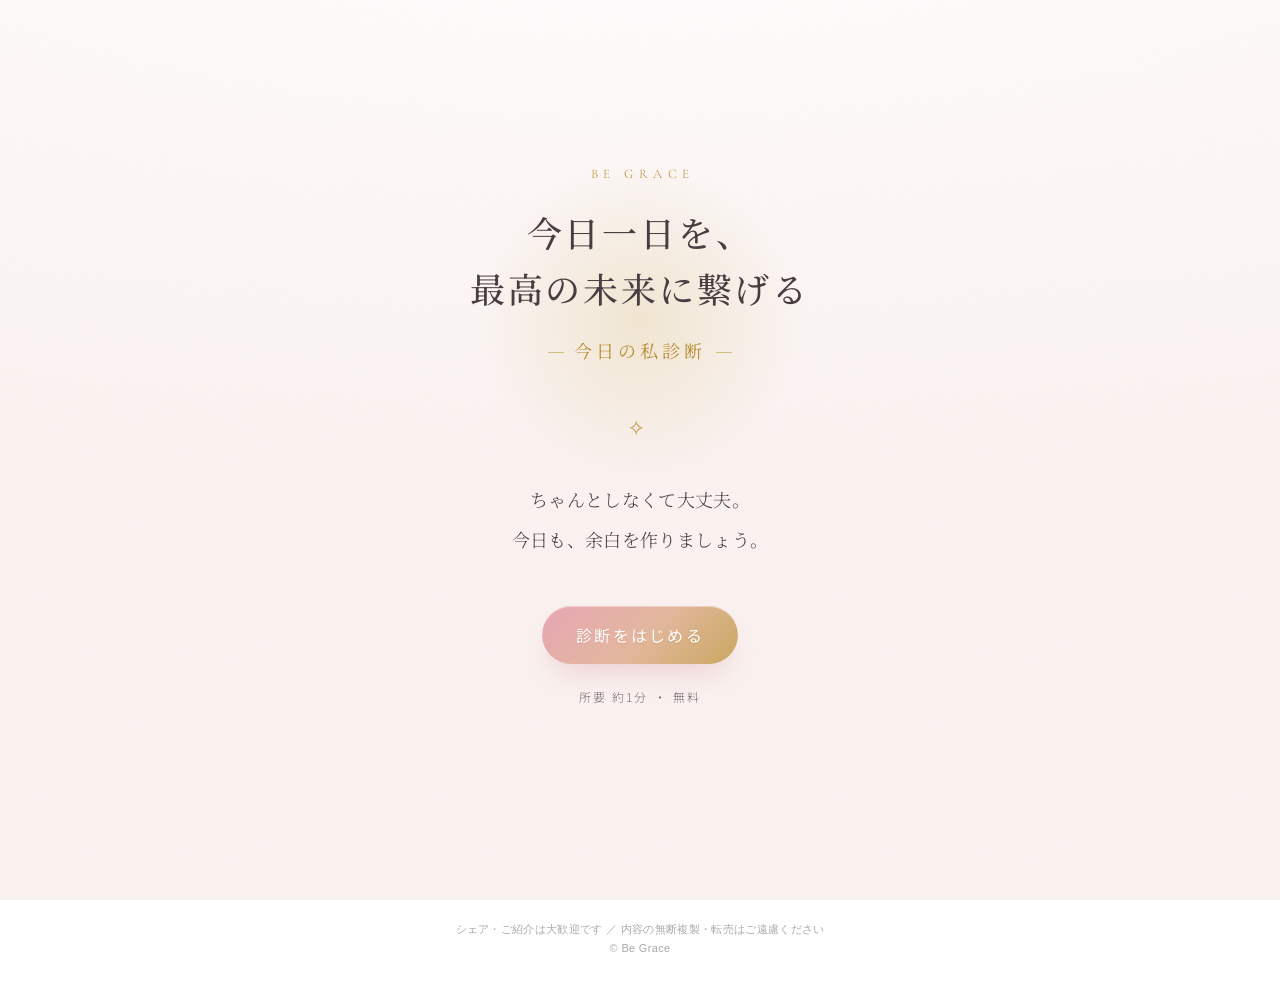
<file: index.html>
<!DOCTYPE html>
<html lang="ja">
  <head>
    <meta charset="UTF-8" />
    <meta name="viewport" content="width=device-width, initial-scale=1.0, viewport-fit=cover" />
    <meta name="theme-color" content="#F7F2EC" />
    <title>Be Grace ─ 今日の私診断</title>

    <!-- ホーム画面用アイコン設定（manifestのstart_url上書きを避け、追加時のURL=モードを保持） -->
    <link rel="icon" href="icon-192.png" />
    <link rel="apple-touch-icon" href="apple-touch-icon.png" />
    <meta name="apple-mobile-web-app-capable" content="yes" />
    <meta name="mobile-web-app-capable" content="yes" />
    <meta name="apple-mobile-web-app-status-bar-style" content="default" />
    <meta name="apple-mobile-web-app-title" content="私診断" />
    <meta
      name="description"
      content="今日一日を最高の未来に繋げる。Be Grace の無料の玄関、今日の私診断。"
    />

    <!-- 共有時（LINE / Instagram など）のプレビュー表示 -->
    <meta property="og:type" content="website" />
    <meta property="og:title" content="今日の私診断 ─ Be Grace" />
    <meta
      property="og:description"
      content="今日一日を、最高の未来に繋げる。1分でできる、今日のあなたの状態診断。"
    />
    <meta property="og:locale" content="ja_JP" />
    <meta name="twitter:card" content="summary_large_image" />
    <!-- ▼公開後、画像URL（絶対パス）を入れると、共有時に画像が出ます
         <meta property="og:image" content="https://あなたのURL/ogp.png" /> -->

    <!-- タブ・ブックマークのアイコン（ゴールドのリング） -->
    <link
      rel="icon"
      href="data:image/svg+xml,%3Csvg%20xmlns='http://www.w3.org/2000/svg'%20viewBox='0%200%2032%2032'%3E%3Ccircle%20cx='16'%20cy='16'%20r='9'%20fill='none'%20stroke='%23bd9c5e'%20stroke-width='2'/%3E%3C/svg%3E"
    />

    <link rel="preconnect" href="https://fonts.googleapis.com" />
    <link rel="preconnect" href="https://fonts.gstatic.com" crossorigin />
    <link
      href="https://fonts.googleapis.com/css2?family=Noto+Sans+JP:wght@300;400;500&family=Noto+Serif+JP:wght@300;400;500;600&family=Cormorant+Garamond:ital,wght@0,400;0,500;1,400&display=swap"
      rel="stylesheet"
    />
    <link rel="stylesheet" href="styles.css" />
  </head>
  <body>
    <main class="stage" id="stage">
      <!-- ▼ 玄関（ウェルカム） -->
      <section class="screen screen--welcome is-active" data-screen="welcome">
        <div class="welcome-inner">
          <p class="eyebrow">Be Grace</p>
          <h1 class="hero-title">今日一日を、<br />最高の未来に繋げる</h1>
          <p class="hero-sub">今日の私診断</p>
          <div class="hero-ornament" aria-hidden="true">⟡</div>
          <p class="hero-lead">
            ちゃんとしなくて大丈夫。<br />
            今日も、余白を作りましょう。
          </p>
          <button class="btn btn--primary" data-action="start">診断をはじめる</button>
          <p class="hero-note">所要 約1分 ・ 無料</p>
        </div>
      </section>

      <!-- ▼ 質問ステップ -->
      <section class="screen screen--quiz" data-screen="quiz">
        <header class="quiz-head">
          <button class="back" data-action="back" aria-label="ひとつ前へ">‹</button>
          <div class="progress" aria-hidden="true">
            <span class="dot" data-step="0"></span>
            <span class="dot" data-step="1"></span>
          </div>
          <span class="quiz-head__spacer"></span>
        </header>

        <!-- Step 1: 生年月日 -->
        <div class="step is-active" data-step="0">
          <p class="step-no">01</p>
          <h2 class="step-title">生まれた日を、教えてください<span class="optional-tag">任意</span></h2>
          <p class="step-hint">
            生まれた日を選ぶと「生まれ持ったあなたのリズム（あなたの本質）」も届きます。<br />
            入れずに進んでも、診断はできます。
          </p>
          <div class="field-birth">
            <select class="field-select" id="birthYear" aria-label="生まれた年"></select>
            <select class="field-select" id="birthMonth" aria-label="生まれた月"></select>
            <select class="field-select" id="birthDay" aria-label="生まれた日"></select>
          </div>
          <div class="birth-preview" id="birthPreview" hidden>
            <span class="rhythm-label">Your Nature ─ 生まれ持ったあなたのリズム</span>
            <p class="rhythm-name"></p>
            <p class="rhythm-reading"></p>
            <p class="birth-preview__caption">↑ これが、あなたの生まれ持った性質です。</p>
          </div>
          <button class="btn btn--primary" data-action="next" data-from="0">つぎへ</button>
        </div>

        <!-- Step 2: 気持ち・体調 3つ -->
        <div class="step" data-step="1">
          <p class="step-no">02</p>
          <h2 class="step-title">いまの気持ち・体調は？</h2>
          <p class="step-hint">近いものを <b>3つ</b> 選んでください。</p>
          <div
            class="choices choices--feelings"
            id="feelings"
            role="group"
            aria-label="気持ち・体調を3つ選ぶ"
          ><!-- JSで生成 --></div>
          <p class="select-count" id="selectCount">0 / 3</p>
          <button class="btn btn--primary" data-action="next" data-from="1" disabled>
            診断する
          </button>
        </div>
      </section>

      <!-- ▼ 診断中 -->
      <section class="screen screen--loading" data-screen="loading">
        <div class="loader" aria-hidden="true"><span></span><span></span><span></span></div>
        <p class="loading-text">今日のあなたを、感じています…</p>
      </section>

      <!-- ▼ 使い切ったとき（1回／14日モード）の案内 -->
      <section class="screen screen--welcome" data-screen="locked">
        <div class="welcome-inner">
          <p class="eyebrow">Be Grace</p>
          <div class="hero-ornament" aria-hidden="true">⟡</div>
          <p class="hero-lead" id="lockedLead"></p>
          <a class="btn btn--primary" id="lockedCta" href="#" target="_blank" rel="noopener"></a>
        </div>
      </section>

      <!-- ▼ 結果 -->
      <section class="screen screen--result" data-screen="result">
        <div class="result-inner" id="resultInner"><!-- JSで生成 --></div>
      </section>
    </main>

    <script src="config.js"></script>
    <script src="data.js"></script>
    <script src="app.js"></script>
  <div class="bg-copyright" style="text-align:center;font-size:11px;color:#9a9a9a;opacity:.85;padding:20px 12px 24px;line-height:1.7;font-family:-apple-system,sans-serif;">シェア・ご紹介は大歓迎です ／ 内容の無断複製・転売はご遠慮ください<br>© Be Grace</div>
</body>
</html>
</file>
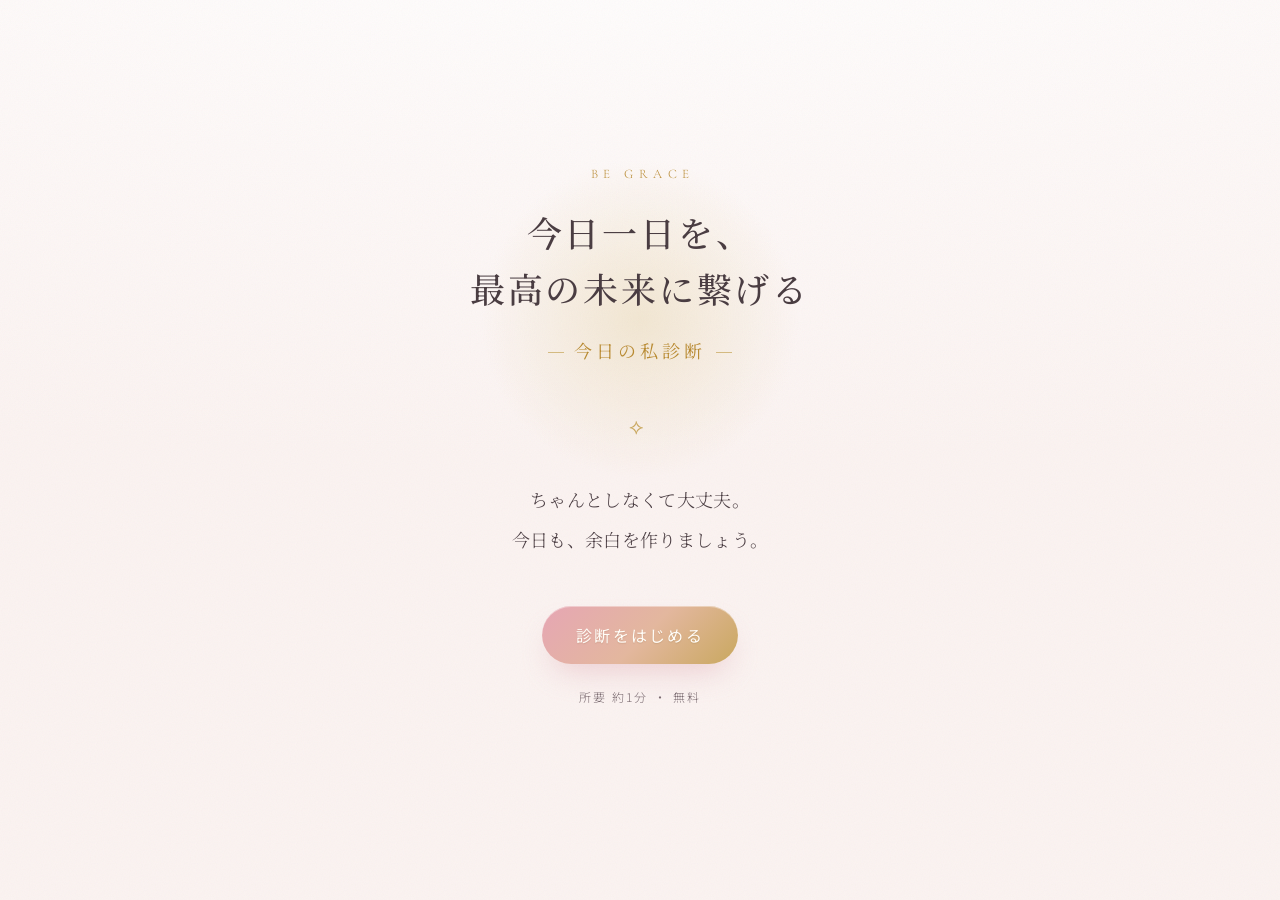
<file: shindan.html>
<!DOCTYPE html>
<html lang="ja">
  <head>
    <meta charset="UTF-8" />
    <meta name="viewport" content="width=device-width, initial-scale=1.0, viewport-fit=cover" />
    <meta name="theme-color" content="#FFF5F4" />
    <title>Be Grace ─ 今日の私診断</title>
    <meta
      name="description"
      content="今日一日を最高の未来に繋げる。Be Grace の無料の玄関、今日の私診断。"
    />

    <!-- 共有時（LINE / Instagram など）のプレビュー表示 -->
    <meta property="og:type" content="website" />
    <meta property="og:title" content="今日の私診断 ─ Be Grace" />
    <meta
      property="og:description"
      content="今日一日を、最高の未来に繋げる。1分でできる、今日のあなたの状態診断。"
    />
    <meta property="og:locale" content="ja_JP" />
    <meta name="twitter:card" content="summary_large_image" />
    <!-- ▼公開後、画像URL（絶対パス）を入れると、共有時に画像が出ます
         <meta property="og:image" content="https://あなたのURL/ogp.png" /> -->

    <!-- タブ・ブックマークのアイコン（ゴールドのリング） -->
    <link
      rel="icon"
      href="data:image/svg+xml,%3Csvg%20xmlns='http://www.w3.org/2000/svg'%20viewBox='0%200%2032%2032'%3E%3Ccircle%20cx='16'%20cy='16'%20r='9'%20fill='none'%20stroke='%23bd9c5e'%20stroke-width='2'/%3E%3C/svg%3E"
    />

    <link rel="preconnect" href="https://fonts.googleapis.com" />
    <link rel="preconnect" href="https://fonts.gstatic.com" crossorigin />
    <link
      href="https://fonts.googleapis.com/css2?family=Noto+Sans+JP:wght@300;400;500&family=Noto+Serif+JP:wght@300;400;500;600&family=Cormorant+Garamond:ital,wght@0,400;0,500;1,400&display=swap"
      rel="stylesheet"
    />
    <style>
/* ============================================================
   Be Grace ─ 今日の私診断
   リュクス・女性向け・余白を大切にしたトーン
   ============================================================ */

:root {
  --cream: #fdf8f7;
  --cream-deep: #fbf3f1;
  --ivory: #ffffff;
  --ink: #4a3d42;
  --ink-soft: #7a6a70;
  --gold: #c9a85f;
  --gold-deep: #b88a32;
  --gold-light: #f4e3b6;
  --rose: #e6a6b4;
  --rose-soft: #f6d2da;
  --rosegold: #e3b79e;
  --line: #f0dcd4;
  --radius: 26px;
  --ease: cubic-bezier(0.22, 0.61, 0.36, 1);
  --shadow: 0 30px 60px -24px rgba(205, 165, 170, 0.30);
  --shadow-card: 0 26px 54px -24px rgba(205, 165, 170, 0.32), 0 4px 14px -8px rgba(205, 165, 170, 0.18);
  --shadow-soft: 0 16px 38px -22px rgba(205, 165, 170, 0.26);
  --shadow-btn: 0 16px 30px -10px rgba(220, 160, 170, 0.45);
}

* {
  box-sizing: border-box;
  margin: 0;
  padding: 0;
}

html,
body {
  height: 100%;
}

body {
  font-family: 'Noto Sans JP', sans-serif;
  color: var(--ink);
  background:
    radial-gradient(150% 65% at 50% -14%, #ffffff 0%, var(--cream) 52%, var(--cream-deep) 100%) fixed;
  -webkit-font-smoothing: antialiased;
  line-height: 1.85;
  letter-spacing: 0.02em;
  font-weight: 300;
}

/* ごく薄い紙の質感（リュクスなマット感） */
body::before {
  content: '';
  position: fixed;
  inset: 0;
  z-index: 0;
  pointer-events: none;
  background-image: url("data:image/svg+xml,%3Csvg%20xmlns='http://www.w3.org/2000/svg'%20width='100'%20height='100'%3E%3Cfilter%20id='n'%3E%3CfeTurbulence%20type='fractalNoise'%20baseFrequency='0.85'%20numOctaves='2'%20stitchTiles='stitch'/%3E%3C/filter%3E%3Crect%20width='100%25'%20height='100%25'%20filter='url(%23n)'/%3E%3C/svg%3E");
  opacity: 0.05;
  mix-blend-mode: multiply;
}

.stage {
  max-width: 468px;
  margin: 0 auto;
  min-height: 100dvh;
  padding: 0 24px env(safe-area-inset-bottom);
  display: flex;
  flex-direction: column;
  position: relative;
  z-index: 1;
}

/* ---------- 画面の切り替え ---------- */
.screen {
  display: none;
  flex: 1;
  flex-direction: column;
  animation: fade 0.7s var(--ease);
}
.screen.is-active {
  display: flex;
}
@keyframes fade {
  from {
    opacity: 0;
    transform: translateY(14px);
  }
  to {
    opacity: 1;
    transform: none;
  }
}

/* ---------- 共通パーツ ---------- */
.eyebrow {
  font-family: 'Cormorant Garamond', serif;
  letter-spacing: 0.42em;
  text-transform: uppercase;
  font-size: 13px;
  color: var(--gold-deep);
  text-indent: 0.42em;
}

.btn {
  font-family: inherit;
  font-size: 16px;
  font-weight: 400;
  letter-spacing: 0.14em;
  border: none;
  cursor: pointer;
  border-radius: 999px;
  padding: 17px 34px;
  display: inline-block;
  text-align: center;
  text-decoration: none; /* <a>のボタンでも下線を出さず、余白を正しく効かせる */
  transition:
    transform 0.4s var(--ease),
    box-shadow 0.4s var(--ease),
    opacity 0.3s;
}
.btn--primary {
  background: linear-gradient(135deg, #e6a6b4 0%, #e3b79e 52%, #c9a85f 100%);
  color: #fffdf8;
  box-shadow: var(--shadow-btn), inset 0 1px 0 rgba(255, 255, 255, 0.38);
  text-shadow: 0 1px 1px rgba(120, 90, 40, 0.16);
}
.btn--primary:hover {
  transform: translateY(-2px);
  box-shadow:
    0 22px 36px -10px rgba(168, 134, 63, 0.5),
    inset 0 1px 0 rgba(255, 255, 255, 0.42);
}
.btn--primary:active {
  transform: translateY(0);
}
.btn--primary:disabled {
  opacity: 0.35;
  cursor: default;
  box-shadow: none;
  transform: none;
}
.btn--ghost {
  background: transparent;
  color: var(--gold-deep);
  border: 1px solid var(--line);
}
/* やわらかいお誘い用（売り込み感を出さない） */
.btn--soft {
  background: linear-gradient(180deg, #fffefb, #f6ecda);
  color: var(--gold-deep);
  border: 1px solid var(--gold);
  box-shadow: 0 8px 20px -12px rgba(168, 134, 63, 0.32);
}
.btn--soft:hover {
  transform: translateY(-2px);
  background: linear-gradient(180deg, #fffefb, #f1e4cb);
  box-shadow: 0 14px 26px -12px rgba(168, 134, 63, 0.4);
}

/* ============================================================
   玄関（ウェルカム）
   ============================================================ */
.screen--welcome {
  justify-content: center;
  text-align: center;
}
.welcome-inner {
  padding: 40px 6px 70px;
  position: relative;
}
/* 玄関の、やわらかな光 */
.welcome-inner::before {
  content: '';
  position: absolute;
  top: 4%;
  left: 50%;
  width: 340px;
  height: 340px;
  max-width: 92vw;
  transform: translateX(-50%);
  background: radial-gradient(circle, rgba(226, 207, 159, 0.4), transparent 66%);
  z-index: -1;
  pointer-events: none;
}
.hero-title {
  font-family: 'Noto Serif JP', serif;
  font-weight: 500;
  font-size: clamp(27px, 8.2vw, 35px);
  letter-spacing: 0.08em;
  margin: 18px 0 14px;
  line-height: 1.6;
}
.hero-sub {
  display: inline-block;
  font-family: 'Noto Serif JP', serif;
  font-weight: 400;
  color: var(--gold-deep);
  letter-spacing: 0.22em;
  font-size: 18px;
  position: relative;
  padding: 0 26px;
  margin-top: 4px;
}
.hero-sub::before,
.hero-sub::after {
  content: '';
  position: absolute;
  top: 52%;
  width: 16px;
  height: 1px;
  background: var(--gold);
  opacity: 0.75;
}
.hero-sub::before {
  left: 0;
}
.hero-sub::after {
  right: 0;
}
.hero-ornament {
  color: var(--gold);
  font-size: 22px;
  margin: 36px 0;
  letter-spacing: 0.3em;
}
.hero-lead {
  font-family: 'Noto Serif JP', serif;
  font-weight: 300;
  font-size: 18px;
  line-height: 2.2;
  margin-bottom: 46px;
}
.hero-note {
  margin-top: 22px;
  font-size: 12px;
  letter-spacing: 0.18em;
  color: var(--ink-soft);
}

/* ============================================================
   クイズ
   ============================================================ */
.quiz-head {
  display: flex;
  align-items: center;
  justify-content: space-between;
  padding: 26px 2px 8px;
}
.back {
  background: none;
  border: none;
  font-size: 28px;
  line-height: 1;
  color: var(--gold-deep);
  cursor: pointer;
  width: 40px;
  height: 40px;
  border-radius: 50%;
  transition: background 0.3s;
}
.back:hover {
  background: rgba(189, 156, 94, 0.1);
}
.quiz-head__spacer {
  width: 40px;
}
.progress {
  display: flex;
  gap: 10px;
}
.dot {
  width: 8px;
  height: 8px;
  border-radius: 50%;
  background: var(--line);
  transition: all 0.5s var(--ease);
}
.dot.is-on {
  background: var(--gold);
  transform: scale(1.25);
}

.step {
  display: none;
  flex: 1;
  flex-direction: column;
  padding: 18px 2px 40px;
  animation: fade 0.6s var(--ease);
}
.step.is-active {
  display: flex;
}
.step-no {
  font-family: 'Cormorant Garamond', serif;
  font-size: 30px;
  color: var(--gold);
  letter-spacing: 0.1em;
}
.step-title {
  font-family: 'Noto Serif JP', serif;
  font-weight: 500;
  font-size: clamp(16px, 4.8vw, 19px);
  line-height: 1.6;
  margin: 8px 0 10px;
  white-space: nowrap; /* 見出しは1行に収める */
}
.step-hint {
  color: var(--ink-soft);
  font-size: 14px;
  margin-bottom: 30px;
}
.optional-tag {
  display: inline-block;
  vertical-align: middle;
  margin-left: 10px;
  font-family: 'Noto Sans JP', sans-serif;
  font-size: 11px;
  font-weight: 400;
  letter-spacing: 0.08em;
  color: var(--gold-deep);
  background: rgba(189, 156, 94, 0.12);
  border-radius: 999px;
  padding: 3px 12px;
}
.step-hint b {
  color: var(--gold-deep);
  font-weight: 500;
}

.field-birth {
  display: flex;
  gap: 10px;
}
.field-select {
  flex: 1;
  min-width: 0;
  font-family: inherit;
  font-size: 16px;
  color: var(--ink);
  background-color: var(--ivory);
  border: 1px solid var(--line);
  border-radius: 16px;
  padding: 17px 28px 17px 12px;
  cursor: pointer;
  letter-spacing: 0.04em;
  text-align: center;
  text-align-last: center;
  appearance: none;
  -webkit-appearance: none;
  /* 金色の下向き矢印（押せる印） */
  background-image: url("data:image/svg+xml,%3Csvg%20xmlns='http://www.w3.org/2000/svg'%20width='12'%20height='8'%20viewBox='0%200%2012%208'%3E%3Cpath%20d='M1%201l5%205%205-5'%20fill='none'%20stroke='%23bd9c5e'%20stroke-width='1.6'/%3E%3C/svg%3E");
  background-repeat: no-repeat;
  background-position: right 11px center;
}
.field-select:focus {
  outline: none;
  border-color: var(--gold);
  box-shadow: 0 0 0 4px rgba(189, 156, 94, 0.12);
}

/* 生まれた日を選ぶと現れる、その場プレビュー */
.birth-preview {
  margin-top: 22px;
  margin-bottom: auto;
  text-align: center;
  padding: 24px 22px 22px;
  background: linear-gradient(135deg, #faf4e9, #f5ead6);
  border-radius: 22px;
  animation: rise 0.6s var(--ease);
}
.birth-preview .rhythm-name {
  font-size: 21px;
  margin-top: 8px;
}
.birth-preview .rhythm-reading {
  font-size: 14px;
}
.birth-preview__caption {
  margin-top: 16px;
  font-size: 11px;
  line-height: 1.8;
  color: var(--ink-soft);
  letter-spacing: 0.04em;
}

/* 選択肢 */
.choices {
  display: flex;
  flex-wrap: wrap;
  gap: 11px;
  margin-bottom: auto;
}
.choices--gender {
  flex-direction: column;
}
.chip {
  font-family: inherit;
  font-size: 15px;
  font-weight: 300;
  color: var(--ink);
  background: linear-gradient(180deg, #fffdf9, var(--ivory));
  border: 1px solid var(--line);
  border-radius: 999px;
  padding: 13px 20px;
  cursor: pointer;
  transition: all 0.35s var(--ease);
  letter-spacing: 0.05em;
  box-shadow: 0 2px 6px -3px rgba(150, 122, 80, 0.12);
}
.chip--lg {
  padding: 18px 22px;
  text-align: left;
  font-size: 16px;
}
.chip:hover {
  border-color: var(--gold);
  transform: translateY(-1px);
}
.chip.is-on {
  background: linear-gradient(135deg, #e3c477, var(--gold-deep));
  color: #fffdf8;
  border-color: transparent;
  box-shadow:
    0 10px 20px -6px rgba(168, 134, 63, 0.4),
    inset 0 1px 0 rgba(255, 255, 255, 0.32);
}
/* tone でほのかに色味を分ける */
.chip[data-tone='shine'].is-on {
  background: linear-gradient(135deg, #e3c477, #c9a85f);
}
.chip.is-disabled {
  opacity: 0.4;
  pointer-events: none;
}

.select-count {
  text-align: center;
  font-family: 'Cormorant Garamond', serif;
  font-size: 22px;
  color: var(--gold-deep);
  letter-spacing: 0.1em;
  margin: 24px 0 18px;
}

.step .btn {
  margin-top: 26px;
  width: 100%;
}

/* ============================================================
   診断中
   ============================================================ */
.screen--loading {
  justify-content: center;
  align-items: center;
  text-align: center;
}
.loader {
  display: flex;
  gap: 12px;
  margin-bottom: 28px;
}
.loader span {
  width: 11px;
  height: 11px;
  border-radius: 50%;
  background: var(--gold);
  animation: breathe 1.4s var(--ease) infinite;
}
.loader span:nth-child(2) {
  animation-delay: 0.2s;
}
.loader span:nth-child(3) {
  animation-delay: 0.4s;
}
@keyframes breathe {
  0%,
  100% {
    transform: scale(0.6);
    opacity: 0.4;
  }
  50% {
    transform: scale(1);
    opacity: 1;
  }
}
.loading-text {
  font-family: 'Noto Serif JP', serif;
  color: var(--ink-soft);
  letter-spacing: 0.14em;
}

/* ============================================================
   結果
   ============================================================ */
.screen--result {
  padding-bottom: 50px;
}
.result-inner {
  padding-top: 34px;
}
.result-eyebrow {
  text-align: center;
  font-family: 'Cormorant Garamond', serif;
  letter-spacing: 0.4em;
  font-size: 12px;
  color: var(--gold-deep);
  text-transform: uppercase;
  margin-bottom: 18px;
}
.result-personal {
  text-align: center;
  font-size: 13px;
  color: var(--ink-soft);
  margin-bottom: 22px;
  letter-spacing: 0.06em;
}

/* 結果ヘッダーカード */
.result-card {
  background: linear-gradient(170deg, #fffdf9, var(--ivory));
  border-radius: var(--radius);
  padding: 46px 30px 40px;
  text-align: center;
  box-shadow: var(--shadow-card);
  border: 1px solid rgba(255, 255, 255, 0.8);
  position: relative;
  overflow: hidden;
}
.result-card::before {
  content: '';
  position: absolute;
  inset: 0 0 auto 0;
  height: 4px;
  background: linear-gradient(
    90deg,
    transparent,
    var(--type-accent, var(--gold)) 22%,
    var(--type-accent, var(--gold)) 78%,
    transparent
  );
}
.result-symbol {
  font-size: 40px;
  color: var(--type-accent, var(--gold));
  line-height: 1;
}
.result-type {
  font-family: 'Noto Serif JP', serif;
  font-weight: 600;
  font-size: clamp(21px, 6.4vw, 29px);
  letter-spacing: 0.03em;
  margin: 16px 0 12px;
  white-space: nowrap; /* 「エネルギー充電タイプ」等の長い名前も1行に収める */
}
.result-tagline {
  font-family: 'Noto Serif JP', serif;
  font-weight: 300;
  color: var(--ink-soft);
  font-size: 16px;
  line-height: 1.9;
}

/* 今日のあなたのリズム（生年月日 × 今日の日付） */
.result-rhythm {
  margin-top: 22px;
  text-align: center;
  padding: 24px 22px 26px;
  background: rgba(255, 255, 255, 0.4);
  border: 1px solid var(--line);
  border-radius: 22px;
  opacity: 0;
  transform: translateY(16px);
  animation: rise 0.7s var(--ease) forwards;
}
.rhythm-label {
  display: inline-block;
  font-family: 'Cormorant Garamond', serif;
  letter-spacing: 0.18em;
  font-size: 11px;
  text-transform: uppercase;
  color: var(--gold-deep);
  margin-bottom: 14px;
}
.rhythm-name {
  font-family: 'Noto Serif JP', serif;
  font-weight: 500;
  font-size: 22px;
  letter-spacing: 0.1em;
  color: var(--gold-deep);
  position: relative;
  display: inline-block;
  padding: 0 24px;
}
.rhythm-name::before,
.rhythm-name::after {
  content: '';
  position: absolute;
  top: 50%;
  width: 16px;
  height: 1px;
  background: var(--gold);
  opacity: 0.6;
}
.rhythm-name::before {
  left: -6px;
}
.rhythm-name::after {
  right: -6px;
}
.rhythm-reading {
  font-family: 'Noto Serif JP', serif;
  font-weight: 300;
  font-size: 14.5px;
  line-height: 2.05;
  color: var(--ink);
  margin-top: 14px;
  text-align: left;
}

/* 結果のセクション群 */
.result-block {
  margin-top: 26px;
  background: rgba(255, 255, 255, 0.55);
  border: 1px solid var(--line);
  border-radius: 22px;
  padding: 26px 26px 28px;
  opacity: 0;
  transform: translateY(16px);
  animation: rise 0.7s var(--ease) forwards;
}
@keyframes rise {
  to {
    opacity: 1;
    transform: none;
  }
}
.block-label {
  display: inline-flex;
  align-items: center;
  gap: 9px;
  font-family: 'Cormorant Garamond', serif;
  letter-spacing: 0.16em;
  font-size: 13px;
  text-transform: uppercase;
  color: var(--gold-deep);
  margin-bottom: 14px;
}
.block-label::before {
  content: '';
  width: 18px;
  height: 1px;
  background: var(--gold);
}
.block-jp {
  font-family: 'Noto Serif JP', serif;
  font-weight: 500;
  font-size: 17px;
  margin-bottom: 10px;
  letter-spacing: 0.04em;
}
.block-body {
  font-size: 15px;
  line-height: 2.1;
  color: var(--ink);
}

/* 今日の状態ブロックは、他の結果と同じく中央ぞろえに */
.result-block--today {
  text-align: center;
}
.result-block--today .block-label {
  justify-content: center;
}
/* 読み応えのある本文（お見受け文・アドバイス）は、読みやすく左ぞろえに */
.result-block--today .block-body {
  text-align: left;
}

/* 今日の判定（進みやすい日 / 整えながら進む日） */
.verdict {
  font-family: 'Noto Serif JP', serif;
  font-weight: 500;
  font-size: clamp(19px, 5.4vw, 22px);
  color: var(--gold-deep);
  text-align: center;
  letter-spacing: 0.04em;
  line-height: 1.7;
  margin-bottom: 18px;
}

/* アファメーション（特別なトーン） */
.result-block--affirm {
  background: #ffffff;
  border-color: var(--line);
  text-align: center;
}
/* アファメーション3つ：1行ずつ、やさしい区切り線で */
.result-block--affirm .block-jp {
  margin-bottom: 16px;
}
.affirm-line {
  font-family: 'Noto Serif JP', serif;
  font-weight: 300;
  font-size: clamp(15px, 4.2vw, 17px);
  line-height: 2;
  padding: 12px 4px;
}
.affirm-line + .affirm-line {
  border-top: 1px solid rgba(189, 156, 94, 0.2);
}

.affirm-quote {
  font-family: 'Noto Serif JP', serif;
  font-weight: 300;
  font-size: clamp(15px, 4.4vw, 17px);
  line-height: 2.1;
  position: relative;
  padding: 8px 6px;
}
.affirm-quote::before,
.affirm-quote::after {
  content: '“';
  font-family: 'Cormorant Garamond', serif;
  color: var(--gold);
  font-size: 34px;
  line-height: 0;
  vertical-align: -0.35em;
  margin: 0 4px;
}
.affirm-quote::after {
  content: '”';
}

/* 最後のやさしい一言 */
.result-closing {
  text-align: center;
  font-family: 'Noto Serif JP', serif;
  font-weight: 300;
  font-size: 18px;
  line-height: 2.2;
  color: var(--ink);
  margin: 40px 14px 8px;
}
.closing-mark {
  color: var(--gold);
  font-size: 18px;
  margin-bottom: 14px;
}

/* Be Grace Message（オーナーからの、毎回ランダムなひとこと） */
.result-message {
  display: flex;
  flex-direction: column;
  align-items: center;
}
.message-label {
  font-family: 'Cormorant Garamond', serif;
  letter-spacing: 0.3em;
  font-size: 12px;
  text-transform: uppercase;
  color: var(--gold-deep);
  text-indent: 0.3em;
  margin-bottom: 16px;
}
.message-body {
  font-family: 'Noto Serif JP', serif;
  font-weight: 300;
  font-size: clamp(16px, 4.6vw, 18px);
  line-height: 2.2;
}

/* 鍵の奥への、ひそやかな誘い（売り込まない） */
.result-door {
  margin-top: 44px;
  text-align: center;
  padding: 30px 24px;
  border-top: 1px solid var(--line);
}
.door-line {
  font-family: 'Noto Serif JP', serif;
  font-weight: 300;
  font-size: 15px;
  color: var(--ink-soft);
  line-height: 2.1;
  letter-spacing: 0.06em;
}
.door-cta {
  width: 100%;
  margin-top: 24px;
}
.door-sub {
  margin-top: 14px;
  font-size: 12px;
  color: var(--ink-soft);
  letter-spacing: 0.04em;
}
.door-invite {
  margin-top: 18px;
  font-family: 'Noto Serif JP', serif;
  font-weight: 400;
  font-size: 16px;
  line-height: 2;
  color: var(--ink);
  letter-spacing: 0.05em;
}
.door-key {
  font-size: 20px;
  color: var(--gold);
  display: block;
  margin-bottom: 12px;
}
.door-mark {
  font-size: 18px;
  color: var(--gold);
  margin-bottom: 14px;
  letter-spacing: 0.2em;
}

.result-actions {
  margin-top: 34px;
  display: flex;
  flex-direction: column;
  gap: 12px;
}
.result-actions .btn {
  width: 100%;
}

/* やさしい免責 */
.disclaimer {
  margin-top: 26px;
  text-align: center;
  font-size: 11px;
  line-height: 1.9;
  color: var(--ink-soft);
  opacity: 0.85;
  letter-spacing: 0.04em;
}

/* 「う」だけ・「夫」だけ…と最後の1文字が次の行に落ちる"ぼっち改行"を防ぐ。
   句読点（、。）の所だけで改行し、語の途中では折り返さない（JSが、。の後ろに改行候補を入れる）。
   長すぎて1行に入らないときだけ、やむを得ず途中で折り返す（overflow-wrap）。 */
/* 短い・中央ぞろえの言葉：句読点や中央で"半分ずつ"気持ちよく折り返す（phrの<wbr>＋keep-all） */
.result-tagline,
.affirm-quote,
.affirm-line,
.message-body,
.door-line,
.door-invite {
  word-break: keep-all;
}
/* 読み応えのある本文・見出し・説明文：日本語の自然な改行（禁則処理）に任せる。「。」「、」は行頭に来ない */
.block-body,
.rhythm-reading,
.step-title,
.step-hint,
.hero-lead {
  line-break: strict;
  word-break: normal;
  overflow-wrap: normal;
}
/* 見出しは行の長さをそろえる */
.hero-title,
.hero-lead,
.step-title {
  text-wrap: balance;
}

@media (max-width: 360px) {
  .stage {
    padding: 0 16px;
  }
}

    </style>
  </head>
  <body>
    <main class="stage" id="stage">
      <!-- ▼ 玄関（ウェルカム） -->
      <section class="screen screen--welcome is-active" data-screen="welcome">
        <div class="welcome-inner">
          <p class="eyebrow">Be Grace</p>
          <h1 class="hero-title">今日一日を、<br />最高の未来に繋げる</h1>
          <p class="hero-sub">今日の私診断</p>
          <div class="hero-ornament" aria-hidden="true">⟡</div>
          <p class="hero-lead">
            ちゃんとしなくて大丈夫。<br />
            今日も、余白を作りましょう。
          </p>
          <button class="btn btn--primary" data-action="start">診断をはじめる</button>
          <p class="hero-note">所要 約1分 ・ 無料</p>
        </div>
      </section>

      <!-- ▼ 質問ステップ -->
      <section class="screen screen--quiz" data-screen="quiz">
        <header class="quiz-head">
          <button class="back" data-action="back" aria-label="ひとつ前へ">‹</button>
          <div class="progress" aria-hidden="true">
            <span class="dot" data-step="0"></span>
            <span class="dot" data-step="1"></span>
          </div>
          <span class="quiz-head__spacer"></span>
        </header>

        <!-- Step 1: 生年月日 -->
        <div class="step is-active" data-step="0">
          <p class="step-no">01</p>
          <h2 class="step-title">生まれた日を、教えてください<span class="optional-tag">任意</span></h2>
          <p class="step-hint">
            生まれた日を選ぶと「生まれ持ったあなたのリズム（あなたの本質）」も届きます。<br />
            入れずに進んでも、診断はできます。
          </p>
          <div class="field-birth">
            <select class="field-select" id="birthYear" aria-label="生まれた年"></select>
            <select class="field-select" id="birthMonth" aria-label="生まれた月"></select>
            <select class="field-select" id="birthDay" aria-label="生まれた日"></select>
          </div>
          <div class="birth-preview" id="birthPreview" hidden>
            <span class="rhythm-label">Your Nature ─ 生まれ持ったあなたのリズム</span>
            <p class="rhythm-name"></p>
            <p class="rhythm-reading"></p>
            <p class="birth-preview__caption">↑ これが、あなたの生まれ持った性質です。</p>
          </div>
          <button class="btn btn--primary" data-action="next" data-from="0">つぎへ</button>
        </div>

        <!-- Step 2: 気持ち・体調 3つ -->
        <div class="step" data-step="1">
          <p class="step-no">02</p>
          <h2 class="step-title">いまの気持ち・体調は？</h2>
          <p class="step-hint">近いものを <b>3つ</b> 選んでください。</p>
          <div
            class="choices choices--feelings"
            id="feelings"
            role="group"
            aria-label="気持ち・体調を3つ選ぶ"
          ><!-- JSで生成 --></div>
          <p class="select-count" id="selectCount">0 / 3</p>
          <button class="btn btn--primary" data-action="next" data-from="1" disabled>
            診断する
          </button>
        </div>
      </section>

      <!-- ▼ 診断中 -->
      <section class="screen screen--loading" data-screen="loading">
        <div class="loader" aria-hidden="true"><span></span><span></span><span></span></div>
        <p class="loading-text">今日のあなたを、感じています…</p>
      </section>

      <!-- ▼ 使い切ったとき（1回／14日モード）の案内 -->
      <section class="screen screen--welcome" data-screen="locked">
        <div class="welcome-inner">
          <p class="eyebrow">Be Grace</p>
          <div class="hero-ornament" aria-hidden="true">⟡</div>
          <p class="hero-lead" id="lockedLead"></p>
          <a class="btn btn--primary" id="lockedCta" href="#" target="_blank" rel="noopener"></a>
        </div>
      </section>

      <!-- ▼ 結果 -->
      <section class="screen screen--result" data-screen="result">
        <div class="result-inner" id="resultInner"><!-- JSで生成 --></div>
      </section>
    </main>
    <script>
/* ============================================================
 *  Be Grace ─ リンク設定ファイル
 * ============================================================
 *
 *  ボタンの飛び先は、あなたのサイト（WordPress）の固定ページに向けてあります。
 *  ↓ この2ページを WordPress で作れば、ボタンが自動でそこに繋がります。
 *    ・begracenao.com/guide/   … 個別相談・セミナーのご案内（①の飛び先）
 *    ・begracenao.com/member/  … 会員のご案内（②の飛び先）
 *
 *  ★ ここがポイント ★
 *  この2ページの"中身"は、いつでも WordPress の管理画面で編集できます。
 *  （個別相談→セミナーに変える、日時を変える 等）。
 *  だから、アプリ本体（このファイル）は二度と触らなくてOKです。
 * ============================================================ */

const CONFIG = {
  // ① 1日モードの後 →「ご案内を見る」の飛び先（個別相談・セミナーのご案内ページ）
  CONSULT_URL: 'https://begracenao.com/guide/',

  // ② 14日モードの後 →「次のご案内を見る」の飛び先（会員のご案内ページ）
  MEMBER_URL: 'https://begracenao.com/member/',

  // （予備）LINE公式の友だち追加リンク。今のファネルではアプリ内で未使用
  LINE_URL: 'https://begracenao.com/guide/',
};

/*
 * ▼ アクセス3段階（モード）の使い方
 *   ・①1日    … 通常のURL                 （無料・LINE登録した人に渡す）
 *   ・②30日   … URLのうしろに ?plan=30     を付ける（有料ミニ講座用。最後に「30日まとめ」）
 *   ・③無期限 … URLのうしろに ?plan=member を付ける（あなた＆会員に渡す）
 *   例）https://begracenao.com/shindan.html?plan=30
 */

/*
 * Be Grace ─ 今日の私診断（無料の玄関）
 * 診断データ定義
 *
 * - FEELINGS: 体調・気持ちの選択肢（3つ選ぶ）。各選択肢は診断タイプへの重みを持つ。
 * - TYPES:    7つの診断タイプと、無料診断で出す5項目のコピー。
 *
 * 医療診断ではなく、セルフケアの範囲。責めず・押し付けず・ホッとする言葉で。
 */

/* 診断タイプ ID */
const T = {
  BRAIN: 'brain', // 脳疲労
  BODY: 'body', // カラダ疲労
  NERVE: 'nerve', // 神経緊張
  EMOTION: 'emotion', // 感情整理
  CHARGE: 'charge', // エネルギー充電
  RECOVER: 'recover', // 回復完了
  CHALLENGE: 'challenge', // チャレンジ日和
};

/*
 * 今日の状態チェック（20個・朝に直感で3つ選ぶ）
 * 各選択肢は裏に2つのタグを持つ：
 *   type : 7タイプ判定タグ
 *   mood : 'beautiful'（今日は進みやすい日）/ 'suffering'（今日は整えながら進む日）
 * 表示の色分けは mood から決める（beautiful=きらめき / suffering=やわらか）。
 */
const FEELINGS = [
  /* ── カラダ ── */
  { id: 'darui', label: 'だるい', type: T.BODY, mood: 'suffering' },
  { id: 'tsukareta', label: '疲れてる', type: T.BODY, mood: 'suffering' },
  { id: 'kubikata', label: '首肩重い', type: T.BODY, mood: 'suffering' },
  { id: 'nemui', label: '眠い', type: T.CHARGE, mood: 'suffering' },
  { id: 'bonyari', label: 'ぼんやり', type: T.CHARGE, mood: 'suffering' },
  /* ── 思考 ── */
  { id: 'atama', label: '頭が重い', type: T.BRAIN, mood: 'suffering' },
  { id: 'kangaesugi', label: '考えすぎ', type: T.BRAIN, mood: 'suffering' },
  { id: 'kimerarenai', label: '決められない', type: T.BRAIN, mood: 'suffering' },
  /* ── 感情 ── */
  { id: 'fuan', label: '不安', type: T.NERVE, mood: 'suffering' },
  { id: 'aseri', label: '焦り', type: T.NERVE, mood: 'suffering' },
  { id: 'kizukai', label: '気を使う', type: T.NERVE, mood: 'suffering' },
  { id: 'iraira', label: 'イライラ', type: T.EMOTION, mood: 'suffering' },
  { id: 'moyamoya', label: 'モヤモヤ', type: T.EMOTION, mood: 'suffering' },
  { id: 'ochikomi', label: '落ち込み', type: T.EMOTION, mood: 'suffering' },
  /* ── 前向き ── */
  { id: 'karui', label: '軽い', type: T.RECOVER, mood: 'beautiful' },
  { id: 'anshin', label: '安心', type: T.RECOVER, mood: 'beautiful' },
  { id: 'sukkiri', label: 'スッキリ', type: T.RECOVER, mood: 'beautiful' },
  { id: 'wakuwaku', label: 'ワクワク', type: T.CHALLENGE, mood: 'beautiful' },
  { id: 'yaruki', label: 'やる気', type: T.CHALLENGE, mood: 'beautiful' },
  { id: 'maemuki', label: '前向き', type: T.CHALLENGE, mood: 'beautiful' },
];

/*
 * 診断タイプ定義
 * priority: 同点時の優先順（数が小さいほど先に拾う）。判定(mood)に合うタイプの中で
 *           同数になったときの決め手。「整える」を大切にする順（カラダ疲労→…→チャレンジ）。
 * 無料診断で出すのは下記5項目のみ：
 *   result(結果) / reason(かんたんな理由) / future(今日の未来メッセージ)
 *   affirmation(今日のアファメーション) / closing(最後のやさしい一言)
 */
const TYPES = {
  [T.BRAIN]: {
    id: T.BRAIN,
    name: '脳疲労タイプ',
    symbol: '☁︎',
    tagline: '頭の中に、すこし霧がかかっている日',
    accent: '#9AA7B0',
    priority: 3,
    advices: [
      '今日は、考えることから少し離れて、頭に余白をつくる日。答えを探すより、ぼんやりする時間を持つほど、思考は自然と澄んでいきます。',
      'たくさん考えた頭は、もう十分がんばっています。今日は、決めること・調べることをいったん手放して、何もしない余白を自分に許してあげてください。',
      '情報でいっぱいの頭には、空白がいちばんの栄養です。今日は予定をつめこまず、ぽっかりした時間をひとつ残しておくと、心まで軽くなっていきます。',
    ],
    reason: '考えすぎ・情報過多・決断疲れで、頭がオーバーワークになっている状態です。答えを出そうとするほど疲れやすく、今は「もっと考える」より「余白をつくる」ことが必要です。',
    future: '今日は、考えることをすこしお休みしても大丈夫。頭をゆるめたぶんだけ、明日の発想は澄んでいきます。',
    affirmations: [
      '私は、心をゆるめて、答えとつながっています。',
      '私は、静かな余白の中で、必要な答えを受け取っています。',
      '私は、今ここに戻るほど、未来への道が自然に見えています。',
    ],
    messages: [
      '過去や未来ではなく、今に戻ろう✨',
      '大切な直感は、時間と余白がないとやってこない✨',
      'しっかり寝る。ひたすらぼーっとしよう✨',
      'そんなに自分を律して頑張らなくて大丈夫✨',
      '人生は習慣でしか変わらない✨\n結局、毎日どう生きるか。',
    ],
  },
  [T.BODY]: {
    id: T.BODY,
    name: 'カラダ疲労タイプ',
    symbol: '☾',
    tagline: 'カラダが、休息をやさしく求めている日',
    accent: '#B79A86',
    priority: 1,
    advices: [
      '今日は、がんばることより、カラダを休ませることを最優先にする日。横になる・あたためる・早めに眠る——回復にあてた時間は、ちゃんと未来につながります。',
      '重く感じるカラダは、これまで動いてくれた証です。今日は無理に動かさず、ゆっくり休ませてあげてください。休むことも、立派な前進です。',
      'カラダが「少し休ませて」とサインを出しています。今日は予定をしぼって、こまめに座る・深く眠る時間をつくると、巡りも気持ちも戻ってきます。',
    ],
    reason: '睡眠不足・移動・家事・仕事などで、カラダの回復が追いついていない状態です。やる気がないのではなく、カラダが「少し休ませて」とサインを出しています。今日は気合いより回復を優先する日です。',
    future: 'カラダの重さは、がんばってきた証。今日を労わる一日にすると、未来のあなたはふっと軽くなります。',
    affirmations: [
      '私は、休みながら、ちゃんと前へ進んでいます。',
      '私は、カラダを大切にするほど、本来の巡りが戻っています。',
      '私は、休むほど整い、私らしい未来へ進んでいます。',
    ],
    messages: [
      'エネルギー温存のため、思い切って休んでみて✨',
      'しっかり寝る。ひたすらぼーっとしよう✨',
      'そんなに自分を律して頑張らなくて大丈夫✨',
      'まずは自分がやりたいことをする時間を確保✨',
      '理想を叶えるために、努力しなきゃと思う必要なし✨',
    ],
  },
  [T.NERVE]: {
    id: T.NERVE,
    name: '神経緊張タイプ',
    symbol: '꙳',
    tagline: '神経が、すこし張りつめている日',
    accent: '#A99CC4',
    priority: 4,
    advices: [
      '今日は、気を張った神経を、そっと緩めてあげる日。肩や顔の力を抜いて、ゆっくり長く息を吐くほど、心も穏やかにほどけていきます。',
      '緊張がつづいたカラダは、ずっとあなたを守ろうとしてくれていました。今日は安心できる場所で、あたたかい飲みものとともに、ゆるむ時間をとってみてください。',
      '急いで解決しようとせず、まず「もう大丈夫」とカラダに伝える日。緩めるほど神経は落ち着き、見える景色までやわらかくなっていきます。',
    ],
    reason: '不安・焦り・気遣い・罪悪感などで、神経が緊張モードになっている状態です。問題をすぐ解決しようとするより、まず安心を戻すことが大切です。カラダをゆるめると、心も落ち着きやすくなります。',
    future: '気を張ってきたぶん、今日はゆるめる番。呼吸をひとつ深くするだけで、未来は穏やかにほどけていきます。',
    affirmations: [
      '私は、ゆるんでいても、ちゃんと守られています。',
      '私は、安心の中でゆるみ、本来の力を取り戻しています。',
      '私は、穏やかなカラダで、望む世界を選んでいます。',
    ],
    messages: [
      '世界はあなたの味方✨',
      '今の感情に気づけただけで十分✨',
      'そんなに自分を律して頑張らなくて大丈夫✨',
      '過去や未来ではなく、今に戻ろう✨',
      '理想を叶えるために、努力しなきゃと思う必要なし✨',
    ],
  },
  [T.EMOTION]: {
    id: T.EMOTION,
    name: '感情整理タイプ',
    symbol: '❀',
    tagline: 'こころが、整理したい想いを抱えている日',
    accent: '#C58FA0',
    priority: 5,
    advices: [
      '今日は、わいてくる気持ちを、否定せずそのまま感じてあげる日。「そう感じているんだね」と認めるだけで、心は静かに整っていきます。',
      '感情は、ふたをするより、感じきるほうが早く流れていきます。今日は前向きになろうとせず、自分の本音にやさしく耳をかたむけてみてください。',
      '揺れている心は、丁寧に生きている証です。今日は、悲しさもイライラもまるごと抱きしめて、自分にだけは味方でいてあげてください。',
    ],
    reason: '悲しさ・落ち込み・イライラ・罪悪感など、感情が内側に溜まっている状態です。無理に前向きになる必要はありません。まずは「そう感じているんだな」と気づくことが、未来へ進む一歩です。',
    future: 'わいてくる感情は、あなたが丁寧に生きている証。今日は感じきってあげると、未来はもっと軽やかに進みます。',
    affirmations: [
      '私は、どんな気持ちの私も、大切にしています。',
      '私は、感情の奥にある本音とやさしくつながっています。',
      '私は、自分の気持ちを愛しながら、未来を選んでいます。',
    ],
    messages: [
      '今の感情に気づけただけで十分✨',
      'やめても大丈夫✨',
      'いきなりやめなくても、10％からやめてみよう✨',
      '人に何を言われても、自分だけは自分を許してあげて✨',
      '世の中の正解が、あなたの正解とは限らない✨',
      '自分の感情は、少しずつでも表現してみて✨',
    ],
  },
  [T.CHARGE]: {
    id: T.CHARGE,
    name: 'エネルギー充電タイプ',
    symbol: '☼',
    tagline: 'エネルギーを、静かに満たしたい日',
    accent: '#D2B377',
    priority: 2,
    advices: [
      '今日は、動き出すより、満ちるのを待つ日。心地よいと感じることをひとつ大切にすると、エネルギーは自然に戻ってきます。',
      'まだ走り出さなくて大丈夫。今日は、好きな香り・あたたかい光・静かな音楽——自分を満たしてくれるものに、そっと触れて過ごしてみてください。',
      'エネルギーは、無理に絞り出すより、満たすほどわいてきます。今日は「やらなきゃ」を脇に置いて、心地よさを補給する一日にしてみましょう。',
    ],
    reason: '疲れ切っているわけではないけれど、まだ動き出すほどのエネルギーが満ちていない状態です。今日は大きく進むより、整える・ぼーっとする・心地よいものに触れることで、自然に力が戻ってきます。',
    future: '今は充電の時間。無理に動かず満たしていくほど、未来のあなたは大きく羽ばたけます。',
    affirmations: [
      '私は、満ちて、内側から輝いています。',
      '私は、内側から整い、必要なものを自然に受け取っています。',
      '私は、満ちた私から、愛と豊かさを巡らせています。',
    ],
    messages: [
      '人生を豊かにするのは、心に残るような経験✨',
      'まずは自分がやりたいことをする時間を確保✨',
      'やって幸せなことしかやらないと決めよう✨',
      '大切な直感は、時間と余白がないとやってこない✨',
      'しっかり寝る。ひたすらぼーっとしよう✨',
    ],
  },
  [T.RECOVER]: {
    id: T.RECOVER,
    name: '回復完了タイプ',
    symbol: '✦',
    tagline: '心とカラダが、軽やかに整っている日',
    accent: '#9CB99E',
    priority: 6,
    advices: [
      '今日は、整ったこの軽やかさを味わう日。気になっていた小さなことに、ふっと手をつけてみると、流れが心地よく動きはじめます。',
      '心もカラダも、いいバランスにいます。今日はこの調子を活かして、後回しにしていたことへ、軽い気持ちで一歩進んでみてください。',
      '満ちて整った今は、選ぶ力がいちばん働くとき。今日は、本当にやりたいことを基準に、心が動くほうをそっと選んでいきましょう。',
    ],
    reason: 'カラダも気持ちも比較的整っていて、軽さや安心感がある状態です。無理に頑張る必要はありませんが、今の軽さを活かして、小さな行動を起こすと未来につながりやすい日です。',
    future: '整ったあなたのまま、今日を味わって。この余白が、最高の未来への滑走路になります。',
    affirmations: [
      '私は、整っています。今の私で、選んでいます。',
      '私は、整ったカラダで、本来の私に戻っています。',
      '私は、満ちた状態から、次のステージへ進んでいます。',
    ],
    messages: [
      '願ったら全部叶う✨\n願わなかったら叶わない✨',
      '人生を豊かにするのは、心に残るような経験✨',
      'やって幸せなことしかやらないと決めよう✨',
      'まずは自分がやりたいことをする時間を確保✨',
      '世界はあなたの味方✨',
    ],
  },
  [T.CHALLENGE]: {
    id: T.CHALLENGE,
    name: 'チャレンジ日和タイプ',
    symbol: '✧',
    tagline: '一歩、踏み出すのにぴったりな日',
    accent: '#D9A14E',
    priority: 7,
    advices: [
      '今日は、追い風が吹いている日。完璧を待たず、やってみたいことへ小さな一歩を出すと、うれしい流れが生まれていきます。',
      'ワクワクは、進んでいいというサインです。今日は、ためらっていたことに「えいっ」と手をのばしてみてください。動くほど道はひらけます。',
      '今日のあなたは、軽やかに動ける状態にいます。気になっていた連絡、はじめたかったこと——小さく始めるのに、これ以上ない一日です。',
    ],
    reason: 'ワクワク・やってみたい・前向きな感覚が出ている状態です。完璧に準備ができていなくても、今日は一歩動いてみることで流れが生まれやすい日です。小さな挑戦を選んでみましょう。',
    future: '今日のあなたには、未来を動かす追い風が吹いています。やさしい一歩が、最高の明日をつくります。',
    affirmations: [
      '私は、私のペースで、未来を選んでいます。',
      '私は、楽しさと好奇心を味方に、軽やかに進んでいます。',
      '私は、今日の一歩から、理想の世界を創っています。',
    ],
    messages: [
      '願ったら全部叶う✨\n願わなかったら叶わない✨',
      '人生は習慣でしか変わらない✨\n結局、毎日どう生きるか。',
      'やって幸せなことしかやらないと決めよう✨',
      '人生を豊かにするのは、心に残るような経験✨',
      '理想を叶えるために、努力しなきゃと思う必要なし✨',
    ],
  },
};

/*
 * 生まれ持ったあなたのリズム（数秘・ライフパス）
 * 生年月日"だけ"から、生まれ持った性質を1つ導く（固定）。
 * 占いの楽しさに「カラダと心」の世界観をまとわせた、Be Grace だけの占い。
 * 各タイプ：生まれ持った性質 → カラダの癖 → 整えると伸びる強み。
 * 数の還元（デジタルルート 1〜9）で性質を選ぶ。
 */
const RHYTHMS = [
  {
    n: 1,
    name: 'はじまりの人',
    symbol: '❍',
    reading:
      'あなたは生まれつき、新しい流れを生み出す人。前へ進む力が強いぶん、カラダは“がんばりすぎ”の緊張を肩や頭に抱えやすいタイプ。ゆるめる時間をとるほど、あなたの推進力は冴えていきます。',
  },
  {
    n: 2,
    name: 'つながりの人',
    symbol: '❀',
    reading:
      'あなたは生まれつき、人の気持ちを受けとる繊細なアンテナの持ち主。やさしさで周りを包むぶん、感情をそっとカラダに抱えやすいタイプ。自分を満たす余白が、あなたの優しさをもっと深くします。',
  },
  {
    n: 3,
    name: 'ひらく人',
    symbol: '✿',
    reading:
      'あなたは生まれつき、心の輝きを表現する人。喜びを生み出す才能があるぶん、気分の波がカラダの調子に出やすいタイプ。心が弾む時間をつくるほど、あなたの魅力は広がっていきます。',
  },
  {
    n: 4,
    name: 'ととのえる人',
    symbol: '◇',
    reading:
      'あなたは生まれつき、コツコツと土台を築ける誠実な人。きちんと向き合うぶん、肩や腰に責任の重さを抱えやすいタイプ。カラダを丁寧に整えるほど、あなたの安定感は揺るぎなくなります。',
  },
  {
    n: 5,
    name: '風の人',
    symbol: '❖',
    reading:
      'あなたは生まれつき、自由と変化を楽しむ人。好奇心で軽やかに動くぶん、神経が高ぶってカラダが休みを忘れやすいタイプ。深い呼吸でゆるめるほど、あなたの感性は澄んでいきます。',
  },
  {
    n: 6,
    name: 'いつくしむ人',
    symbol: '♡',
    reading:
      'あなたは生まれつき、人を慈しみ調和を生む人。まわりを大切にするぶん、自分を後回しにして疲れを抱えやすいタイプ。自分にやさしくする時間が、あなたの愛をもっと豊かにします。',
  },
  {
    n: 7,
    name: 'しずけさの人',
    symbol: '❋',
    reading:
      'あなたは生まれつき、物事の奥を見つめる深い感性の持ち主。内側で見つめるぶん、頭と神経に静かな緊張を抱えやすいタイプ。ひとりで整う時間が、あなたの直感を冴えさせます。',
  },
  {
    n: 8,
    name: 'ゆたかさの人',
    symbol: '✦',
    reading:
      'あなたは生まれつき、現実を動かし豊かさを実現する力の人。前へ進む推進力が強いぶん、カラダに力みを抱えやすいタイプ。ゆるめて受け取る余白が、あなたの豊かさを大きくします。',
  },
  {
    n: 9,
    name: 'てばなす人',
    symbol: '✶',
    reading:
      'あなたは生まれつき、すべてを包み込む大きな愛の人。人を癒すぶん、まわりの重さまでカラダに抱えやすいタイプ。手放してゆるめるほど、あなたは軽やかに満たされていきます。',
  },
];

/*
 * Be Grace メッセージ
 * 診断タイプの messages 束から、毎回ランダムで1つ返す（来るたび違う言葉に出会える）。
 */
function beGraceMessage(type) {
  const list = (type && type.messages) || [];
  if (!list.length) return '';
  return list[Math.floor(Math.random() * list.length)];
}

function digitsSum(s) {
  return String(s)
    .replace(/\D/g, '')
    .split('')
    .reduce((a, c) => a + Number(c), 0);
}

function digitalRoot(n) {
  while (n > 9) n = digitsSum(n);
  return n;
}

/*
 * birthdate: 'YYYY-MM-DD' 等（記号は無視して数字だけ使う）
 * 生年月日"だけ"から「生まれ持ったリズム」を返す（固定）。未入力なら null。
 */
function bornRhythm(birthdate) {
  if (!birthdate) return null;
  const root = digitalRoot(digitsSum(birthdate)) || 9;
  return RHYTHMS[root - 1];
}

/*
 * 診断ロジック
 * selectedIds: 選ばれた FEELINGS の id（3つ想定）
 * 戻り値: { type, mood, scores }
 *   type : 3つのタグで一番多い7タイプ（同点はやさしい優先順）
 *   mood : 'beautiful'（進みやすい日）/ 'suffering'（整えながら進む日）
 *          ＝3つのうち多い方。同数や suffering 多数なら suffering（"整える"を大切にする）
 */
function diagnose(selectedIds) {
  const picks = selectedIds.map((id) => FEELINGS.find((x) => x.id === id)).filter(Boolean);

  // まず判定（mood）：beautiful（進む）と suffering（整える）の多い方
  let beautiful = 0;
  let suffering = 0;
  picks.forEach((f) => (f.mood === 'beautiful' ? (beautiful += 1) : (suffering += 1)));
  const mood = beautiful > suffering ? 'beautiful' : 'suffering';

  // タイプは「判定(mood)に合う選択肢」の中だけで多数決する。
  // → 「疲れてる・モヤモヤ（整える）なのにチャレンジ日和（進む）」のような
  //    判定とタイプの食い違いを防ぐ。同数はやさしい優先順（priority 昇順）。
  const pool = picks.filter((f) => f.mood === mood);
  const scores = {};
  Object.keys(TYPES).forEach((k) => (scores[k] = 0));
  pool.forEach((f) => (scores[f.type] += 1));

  let best = null;
  Object.values(TYPES).forEach((type) => {
    const s = scores[type.id];
    if (
      best === null ||
      s > scores[best.id] ||
      (s === scores[best.id] && type.priority < best.priority)
    ) {
      best = type;
    }
  });

  return { type: best, mood, scores };
}

/*
 * Be Grace ─ 今日の私診断（無料の玄関）
 * 画面遷移と診断の実行
 */

(function () {
  'use strict';

  /* リンクは config.js で管理（書き換える場所はそこ1か所だけ） */
  const CFG = (typeof CONFIG !== 'undefined' && CONFIG) || {};

  /* ---------- アクセス3段階（モード） ----------
   * ①1回(oneshot) / ②14日(trial14) / ③無期限(member)
   * URLの ?plan= で切替。日数・回数は localStorage が覚える（ソフトな鍵）。
   */
  function lsGet(k) { try { return localStorage.getItem(k); } catch (e) { return null; } }
  function lsSet(k, v) { try { localStorage.setItem(k, v); } catch (e) {} }

  const MODES = {
    oneshot: {
      limit: 'days', max: 1, // 1日（その日は何度でも・翌日からロック）
      inviteLead:
        '今のあなたに合う整え方を、一緒に見つけませんか？🤍<br />この診断を引き続き使える、特別なご案内があります。',
      ctaLabel: 'ご案内を見る',
      ctaUrl: CFG.CONSULT_URL || '#',
      lockLead:
        '無料でのお試しは、ここまで🤍<br />今のあなたに合う整え方を、一緒に見つけませんか？<br />この診断を引き続き使える、特別なご案内があります。',
    },
    trial30: {
      limit: 'days', max: 30, // フロントエンド（ミニ講座）用・30日
      summary: true, // 30日の最後に「あなたの30日まとめ」を出す（売り込みCTAなし）
    },
    member: { limit: 'none' },
  };

  function getMode() {
    // 通常は自分のURLの ?plan= を見る。固定ページに埋め込まれた場合は
    // 親ページ（begracenao.com/shindan/?plan=14 等）の ?plan= を読む。
    let search = location.search;
    try {
      if (window.parent && window.parent !== window && window.parent.location) {
        search = window.parent.location.search || search;
      }
    } catch (e) {
      /* 別ドメイン埋め込み時はアクセスできないので自分のを使う */
    }
    const p = new URLSearchParams(search).get('plan');
    if (p === '30' || p === '14' || p === 'trial' || p === '14day') return 'trial30';
    if (p === 'member' || p === 'unlimited') return 'member';
    return 'oneshot';
  }
  const mode = getMode();
  const cfg = MODES[mode];
  const lsKey = (s) => `bg_${mode}_${s}`;

  function isLocked() {
    if (cfg.limit === 'count') {
      return Number(lsGet(lsKey('count')) || 0) >= cfg.max;
    }
    if (cfg.limit === 'days') {
      const start = Number(lsGet(lsKey('start')) || 0);
      if (!start) return false;
      return Math.floor((Date.now() - start) / 86400000) >= cfg.max;
    }
    return false; // member は無期限
  }

  function recordUse() {
    if (cfg.limit === 'count') {
      lsSet(lsKey('count'), String(Number(lsGet(lsKey('count')) || 0) + 1));
    } else if (cfg.limit === 'days') {
      if (!lsGet(lsKey('start'))) lsSet(lsKey('start'), String(Date.now()));
    }
  }

  /* ---------- 30日の記録（その人のスマホに、1日1件） ---------- */
  function todayStr() {
    const d = new Date();
    const pad = (n) => String(n).padStart(2, '0');
    return `${d.getFullYear()}-${pad(d.getMonth() + 1)}-${pad(d.getDate())}`;
  }
  function logResult(type, mood) {
    try {
      const log = JSON.parse(lsGet('bg_log') || '{}');
      log[todayStr()] = { type: type.id, mood: mood }; // 同じ日は上書き＝1日1件
      lsSet('bg_log', JSON.stringify(log));
    } catch (e) {}
  }
  // 「あなたの30日まとめ」を組み立てる（開始日以降の記録だけ集計）
  function buildSummaryHtml() {
    let log = {};
    try { log = JSON.parse(lsGet('bg_log') || '{}'); } catch (e) {}
    let startStr = '';
    const startMs = Number(lsGet(lsKey('start')) || 0);
    if (startMs) {
      const s = new Date(startMs);
      const pad = (n) => String(n).padStart(2, '0');
      startStr = `${s.getFullYear()}-${pad(s.getMonth() + 1)}-${pad(s.getDate())}`;
    }
    const entries = Object.keys(log)
      .filter((d) => !startStr || d >= startStr)
      .map((d) => log[d]);
    if (!entries.length) return '30日間、ほんとうにおつかれさまでした🤍';
    const cnt = {};
    let suf = 0;
    let bea = 0;
    entries.forEach((e) => {
      cnt[e.type] = (cnt[e.type] || 0) + 1;
      if (e.mood === 'beautiful') bea += 1;
      else suf += 1;
    });
    let topId = null;
    let topN = 0;
    Object.keys(cnt).forEach((id) => {
      if (cnt[id] > topN) { topN = cnt[id]; topId = id; }
    });
    const topName = (typeof TYPES !== 'undefined' && TYPES[topId] && TYPES[topId].name) || '';
    let closing;
    if (suf > bea) closing = '立ち止まって、自分を整えることを大切にできた1ヶ月でした。その積み重ねが、これからのあなたを支えていきます🤍';
    else if (bea > suf) closing = '軽やかに、前へ進めた1ヶ月でした。この流れを、これからも大切にしてくださいね🤍';
    else closing = '整える日も、進む日も、どちらも大切にできた1ヶ月でした🤍';
    return (
      '<span style="font-family:\'Cormorant Garamond\',serif;letter-spacing:.22em;font-size:12px;text-transform:uppercase;color:var(--gold-deep);display:block;margin-bottom:18px">Your 30 Days</span>' +
      'この1ヶ月、いちばん多かったのは<br>「<strong>' + topName + '</strong>」でした。<br><br>' +
      '整えながら進む日 <strong>' + suf + '日</strong>　／　進みやすい日 <strong>' + bea + '日</strong><br><br>' +
      closing
    );
  }

  function showLocked() {
    const cta = document.getElementById('lockedCta');
    if (cfg.summary) {
      // 30日モード：最後に「あなたの30日まとめ」を出す（売り込みなし）
      document.getElementById('lockedLead').innerHTML = buildSummaryHtml();
      cta.style.display = 'none';
      show('locked');
      return;
    }
    document.getElementById('lockedLead').innerHTML = cfg.lockLead || '';
    if (cfg.ctaLabel) {
      cta.textContent = cfg.ctaLabel;
      cta.href = cfg.ctaUrl;
      cta.style.display = '';
    } else {
      cta.style.display = 'none';
    }
    show('locked');
  }

  /* ---------- 状態 ---------- */
  const state = {
    birthdate: '',
    feelings: [], // 選ばれた feeling id（最大3）
    step: 0,
  };

  /* ---------- DOM ---------- */
  const screens = {};
  document.querySelectorAll('.screen').forEach((el) => {
    screens[el.dataset.screen] = el;
  });
  const stepEls = Array.from(document.querySelectorAll('.step'));
  const dots = Array.from(document.querySelectorAll('.dot'));
  const feelingsWrap = document.getElementById('feelings');
  const selectCount = document.getElementById('selectCount');

  /* ---------- 画面切替 ---------- */
  function show(name) {
    Object.values(screens).forEach((s) => s.classList.remove('is-active'));
    screens[name].classList.add('is-active');
    window.scrollTo({ top: 0, behavior: 'smooth' });
  }

  function showStep(i) {
    state.step = i;
    stepEls.forEach((el) => el.classList.toggle('is-active', Number(el.dataset.step) === i));
    dots.forEach((d) => d.classList.toggle('is-on', Number(d.dataset.step) <= i));
    window.scrollTo({ top: 0, behavior: 'smooth' });
  }

  /* ---------- 体調チップ生成 ---------- */
  function buildFeelings() {
    feelingsWrap.innerHTML = '';
    FEELINGS.forEach((f) => {
      const b = document.createElement('button');
      b.className = 'chip';
      b.type = 'button';
      b.textContent = f.label;
      b.dataset.id = f.id;
      b.dataset.tone = f.mood === 'beautiful' ? 'shine' : 'rest';
      b.setAttribute('aria-pressed', 'false');
      b.addEventListener('click', () => toggleFeeling(f.id, b));
      feelingsWrap.appendChild(b);
    });
  }

  function toggleFeeling(id, btn) {
    const i = state.feelings.indexOf(id);
    if (i >= 0) {
      state.feelings.splice(i, 1);
      btn.classList.remove('is-on');
      btn.setAttribute('aria-pressed', 'false');
    } else {
      if (state.feelings.length >= 3) return;
      state.feelings.push(id);
      btn.classList.add('is-on');
      btn.setAttribute('aria-pressed', 'true');
    }
    updateFeelingUI();
  }

  function updateFeelingUI() {
    const n = state.feelings.length;
    selectCount.textContent = `${n} / 3`;
    const full = n >= 3;
    feelingsWrap.querySelectorAll('.chip').forEach((c) => {
      const on = c.classList.contains('is-on');
      c.classList.toggle('is-disabled', full && !on);
    });
    const submit = document.querySelector('.step[data-step="1"] .btn');
    submit.disabled = n !== 3;
  }

  /* ---------- 生年月日（年・月・日のプルダウン。任意） ---------- */
  const birthY = document.getElementById('birthYear');
  const birthM = document.getElementById('birthMonth');
  const birthD = document.getElementById('birthDay');
  const birthPreview = document.getElementById('birthPreview');

  /* プルダウンの選択肢を用意（先頭は「年/月/日」の見出し） */
  (function buildBirthSelects() {
    const opt = (val, label) => `<option value="${val}">${label}</option>`;
    const thisYear = new Date().getFullYear();
    let y = opt('', '年');
    for (let v = thisYear; v >= 1940; v--) y += opt(v, `${v}年`);
    let m = opt('', '月');
    for (let v = 1; v <= 12; v++) m += opt(v, `${v}月`);
    let d = opt('', '日');
    for (let v = 1; v <= 31; v++) d += opt(v, `${v}日`);
    birthY.innerHTML = y;
    birthM.innerHTML = m;
    birthD.innerHTML = d;
  })();

  /* 3つ揃ったら 'YYYY-MM-DD'、揃わなければ '' を返す */
  function currentBirthdate() {
    const y = birthY.value, m = birthM.value, d = birthD.value;
    if (!y || !m || !d) return '';
    const pad = (n) => String(n).padStart(2, '0');
    return `${y}-${pad(m)}-${pad(d)}`;
  }

  function updateBirthPreview() {
    const v = currentBirthdate();
    const r = v ? bornRhythm(v) : null;
    if (!r) {
      birthPreview.hidden = true;
      return;
    }
    birthPreview.querySelector('.rhythm-name').innerHTML = `${r.symbol}&ensp;${r.name}`;
    birthPreview.querySelector('.rhythm-reading').textContent = r.reading;
    birthPreview.hidden = false;
  }
  [birthY, birthM, birthD].forEach((el) => el.addEventListener('change', updateBirthPreview));

  /* ---------- 進む / 戻る ---------- */
  function next(from) {
    if (from === 0) {
      // 生年月日は任意。3つ揃えた人だけ「生まれ持ったあなたのリズム」が届く
      state.birthdate = currentBirthdate();
      showStep(1);
    } else if (from === 1) {
      if (state.feelings.length !== 3) return;
      runDiagnosis();
    }
  }

  function back() {
    if (state.step === 0) {
      show('welcome');
    } else {
      showStep(state.step - 1);
    }
  }

  /* ---------- 診断実行 ---------- */
  function runDiagnosis() {
    show('loading');
    setTimeout(() => {
      const { type, mood } = diagnose(state.feelings);
      recordUse(); // 1日/30日モードの鍵（開始日・回数を記録）
      logResult(type, mood); // 30日まとめ用に、その日の結果を記録
      renderResult(type, mood);
      show('result');
    }, 1700);
  }

  /* 誕生日が近いとき（前後7日以内）のやさしい一言 */
  function birthdayNote() {
    if (!state.birthdate) return '';
    const [, m, d] = state.birthdate.split('-').map(Number);
    const today = new Date();
    const thisYear = new Date(today.getFullYear(), m - 1, d);
    const diff = Math.round((thisYear - new Date(today.getFullYear(), today.getMonth(), today.getDate())) / 86400000);
    if (Math.abs(diff) <= 7) {
      return 'お誕生日のころですね。あなたが生まれてくれて、ありがとう。';
    }
    return '';
  }

  /* 選んだ言葉を「・」でつなぐ */
  function selectedLabels() {
    return state.feelings
      .map((id) => (FEELINGS.find((f) => f.id === id) || {}).label)
      .filter(Boolean)
      .join('・');
  }

  /* 改行を「、。！？の後ろ」だけに限定して、1文字ぼっち改行を防ぐ。
     CSSの word-break:keep-all と組で使う。
     句読点が1つも無い長文は、真ん中に改行候補を入れて"半分ずつ"に割る。 */
  /* 短い・中央ぞろえの言葉用：句読点(、。！？)の後ろに改行候補(<wbr>)を入れ、
     区切りの無い長い区間は真ん中で割る。CSSの word-break:keep-all と組で、
     1文字ぼっち改行を防ぎ、行を"半分ずつ"気持ちよく折り返す。
     （読み応えの本文には使わない＝そちらは自然な禁則処理に任せる） */
  function phr(s) {
    s = String(s);
    let result = '';
    let run = '';
    const flush = () => {
      const chars = [...run];
      if (chars.length > 13) {
        const mid = Math.ceil(chars.length / 2);
        result += chars.slice(0, mid).join('') + '<wbr>' + chars.slice(mid).join('');
      } else {
        result += run;
      }
      run = '';
    };
    for (const ch of s) {
      if (ch === '、' || ch === '。' || ch === '！' || ch === '？') {
        flush();
        result += ch + '<wbr>';
      } else if (ch === '\n') {
        flush();
        result += '\n';
      } else {
        run += ch;
      }
    }
    flush();
    return result;
  }

  function renderResult(type, mood) {
    const root = document.getElementById('resultInner');
    document.documentElement.style.setProperty('--type-accent', type.accent);

    const bday = birthdayNote();
    // 気づき＆アドバイスは"読み応えの本文"なので、自然な改行（禁則処理）に任せる（phrを通さない）
    const awareness = `あなたが選んだ「${selectedLabels()}」から、今日は『${type.name}』とお見受けしました。`;
    const verdictLabel = mood === 'beautiful' ? '今日は進みやすい日' : '今日は整えながら進む日';
    const advList = type.advices || [];
    const advice = advList.length ? advList[Math.floor(Math.random() * advList.length)] : '';

    const rhythm = bornRhythm(state.birthdate);
    const message = phr(beGraceMessage(type)).replace(/\n/g, '<br>');
    // アファメーションは3つの中から毎回ランダムで1つ
    const affList = type.affirmations || [];
    const affirmation = affList.length
      ? phr(affList[Math.floor(Math.random() * affList.length)])
      : '';

    // 締めの誘い：モードで出し分け（無期限は売り込みなし）
    const doorLine = `<p class="door-line">${phr('毎日の小さな選択が、未来を作る。今日のあなたが、どんな状態でも大丈夫。')}</p>`;
    const doorInvite =
      mode === 'member' || mode === 'trial30'
        ? '<p class="door-invite">また明日も、整えにきてくださいね🤍</p>'
        : `<p class="door-invite">${phr(cfg.inviteLead)}</p>
           <a class="btn btn--soft door-cta" href="${cfg.ctaUrl}" target="_blank" rel="noopener">${cfg.ctaLabel}</a>`;
    const doorHtml = `<div class="result-door"><div class="door-mark">❀</div>${doorLine}${doorInvite}</div>`;

    // もう一度：どのモードでも、その日のうちは何度でも診断できる（間違えても安心）
    const restartHtml =
      '<div class="result-actions"><button class="btn btn--ghost" data-action="restart">もう一度、診断する</button></div>';

    root.innerHTML = `
      <p class="result-eyebrow">Today&rsquo;s Diagnosis</p>
      ${bday ? `<p class="result-personal">${bday}</p>` : ''}

      <div class="result-card" style="--type-accent:${type.accent}">
        <div class="result-symbol">${type.symbol}</div>
        <h2 class="result-type">${type.name}</h2>
        <p class="result-tagline">${phr(type.tagline)}</p>
      </div>

      ${
        rhythm
          ? `<div class="result-rhythm" style="animation-delay:.08s">
        <span class="rhythm-label">Your Nature ─ 生まれ持ったあなたのリズム</span>
        <p class="rhythm-name">${rhythm.symbol}&ensp;${rhythm.name}</p>
        <p class="rhythm-reading">${rhythm.reading}</p>
      </div>`
          : ''
      }

      <div class="result-block result-block--today" style="animation-delay:.15s">
        <span class="block-label">Today</span>
        <p class="verdict">${verdictLabel}</p>
        <p class="block-body">${awareness}</p>
        <p class="block-body">${advice}</p>
      </div>

      <div class="result-block result-block--affirm" style="animation-delay:.45s">
        <span class="block-label">Affirmation</span>
        <p class="affirm-quote">${affirmation}</p>
      </div>

      <div class="result-closing result-message" style="animation-delay:.6s">
        <span class="message-label">Be Grace Message</span>
        <div class="closing-mark">⟡</div>
        <p class="message-body">${message}</p>
      </div>

      ${doorHtml}

      ${restartHtml}

      <p class="disclaimer">
        ※ これは医療的な診断ではなく、今日の自分にやさしく気づくためのセルフケアの診断です。
      </p>
    `;
  }

  function restart() {
    state.birthdate = '';
    state.feelings = [];
    birthY.value = '';
    birthM.value = '';
    birthD.value = '';
    birthPreview.hidden = true;
    document.querySelectorAll('#feelings .chip').forEach((x) => {
      x.classList.remove('is-on', 'is-disabled');
      x.setAttribute('aria-pressed', 'false');
    });
    updateFeelingUI();
    showStep(0);
    show('welcome');
  }

  /* ---------- イベント委譲 ---------- */
  document.addEventListener('click', (e) => {
    const t = e.target.closest('[data-action]');
    if (!t) return;
    const action = t.dataset.action;
    if (action === 'start') {
      showStep(0);
      show('quiz');
    } else if (action === 'next') {
      next(Number(t.dataset.from));
    } else if (action === 'back') {
      back();
    } else if (action === 'restart') {
      restart();
    }
  });

  /* ---------- 初期化 ---------- */
  buildFeelings();
  updateFeelingUI();
  if (isLocked()) showLocked(); // 1回／14日を使い切っていたら、入口の代わりに案内画面
})();

    </script>
  </body>
</html>
</file>
<file: styles.css>
/* ============================================================
   Be Grace ─ 今日の私診断
   リュクス・女性向け・余白を大切にしたトーン
   ============================================================ */

:root {
  --cream: #fdf8f7;
  --cream-deep: #fbf3f1;
  --ivory: #ffffff;
  --ink: #4a3d42;
  --ink-soft: #7a6a70;
  --gold: #c9a85f;
  --gold-deep: #b88a32;
  --gold-light: #f4e3b6;
  --rose: #e6a6b4;
  --rose-soft: #f6d2da;
  --rosegold: #e3b79e;
  --line: #f0dcd4;
  --radius: 26px;
  --ease: cubic-bezier(0.22, 0.61, 0.36, 1);
  --shadow: 0 30px 60px -24px rgba(205, 165, 170, 0.30);
  --shadow-card: 0 26px 54px -24px rgba(205, 165, 170, 0.32), 0 4px 14px -8px rgba(205, 165, 170, 0.18);
  --shadow-soft: 0 16px 38px -22px rgba(205, 165, 170, 0.26);
  --shadow-btn: 0 16px 30px -10px rgba(220, 160, 170, 0.45);
}

* {
  box-sizing: border-box;
  margin: 0;
  padding: 0;
}

html,
body {
  height: 100%;
}

body {
  font-family: 'Noto Sans JP', sans-serif;
  color: var(--ink);
  background:
    radial-gradient(150% 65% at 50% -14%, #ffffff 0%, var(--cream) 52%, var(--cream-deep) 100%) fixed;
  -webkit-font-smoothing: antialiased;
  line-height: 1.85;
  letter-spacing: 0.02em;
  font-weight: 300;
}

/* ごく薄い紙の質感（リュクスなマット感） */
body::before {
  content: '';
  position: fixed;
  inset: 0;
  z-index: 0;
  pointer-events: none;
  background-image: url("data:image/svg+xml,%3Csvg%20xmlns='http://www.w3.org/2000/svg'%20width='100'%20height='100'%3E%3Cfilter%20id='n'%3E%3CfeTurbulence%20type='fractalNoise'%20baseFrequency='0.85'%20numOctaves='2'%20stitchTiles='stitch'/%3E%3C/filter%3E%3Crect%20width='100%25'%20height='100%25'%20filter='url(%23n)'/%3E%3C/svg%3E");
  opacity: 0.05;
  mix-blend-mode: multiply;
}

.stage {
  max-width: 468px;
  margin: 0 auto;
  min-height: 100dvh;
  padding: 0 24px env(safe-area-inset-bottom);
  display: flex;
  flex-direction: column;
  position: relative;
  z-index: 1;
}

/* ---------- 画面の切り替え ---------- */
.screen {
  display: none;
  flex: 1;
  flex-direction: column;
  animation: fade 0.7s var(--ease);
}
.screen.is-active {
  display: flex;
}
@keyframes fade {
  from {
    opacity: 0;
    transform: translateY(14px);
  }
  to {
    opacity: 1;
    transform: none;
  }
}

/* ---------- 共通パーツ ---------- */
.eyebrow {
  font-family: 'Cormorant Garamond', serif;
  letter-spacing: 0.42em;
  text-transform: uppercase;
  font-size: 13px;
  color: var(--gold-deep);
  text-indent: 0.42em;
}

.btn {
  font-family: inherit;
  font-size: 16px;
  font-weight: 400;
  letter-spacing: 0.14em;
  border: none;
  cursor: pointer;
  border-radius: 999px;
  padding: 17px 34px;
  display: inline-block;
  text-align: center;
  text-decoration: none; /* <a>のボタンでも下線を出さず、余白を正しく効かせる */
  transition:
    transform 0.4s var(--ease),
    box-shadow 0.4s var(--ease),
    opacity 0.3s;
}
.btn--primary {
  background: linear-gradient(135deg, #e6a6b4 0%, #e3b79e 52%, #c9a85f 100%);
  color: #ffffff;
  box-shadow: var(--shadow-btn), inset 0 1px 0 rgba(255, 255, 255, 0.38);
  text-shadow: 0 1px 1px rgba(120, 90, 40, 0.16);
}
.btn--primary:hover {
  transform: translateY(-2px);
  box-shadow:
    0 22px 36px -10px rgba(168, 134, 63, 0.5),
    inset 0 1px 0 rgba(255, 255, 255, 0.42);
}
.btn--primary:active {
  transform: translateY(0);
}
.btn--primary:disabled {
  opacity: 0.35;
  cursor: default;
  box-shadow: none;
  transform: none;
}
.btn--ghost {
  background: transparent;
  color: var(--gold-deep);
  border: 1px solid var(--line);
}
/* やわらかいお誘い用（売り込み感を出さない） */
.btn--soft {
  background: linear-gradient(180deg, #fffefb, #f6ecda);
  color: var(--gold-deep);
  border: 1px solid var(--gold);
  box-shadow: 0 8px 20px -12px rgba(168, 134, 63, 0.32);
}
.btn--soft:hover {
  transform: translateY(-2px);
  background: linear-gradient(180deg, #fffefb, #f1e4cb);
  box-shadow: 0 14px 26px -12px rgba(168, 134, 63, 0.4);
}

/* ============================================================
   玄関（ウェルカム）
   ============================================================ */
.screen--welcome {
  justify-content: center;
  text-align: center;
}
.welcome-inner {
  padding: 40px 6px 70px;
  position: relative;
}
/* 玄関の、やわらかな光 */
.welcome-inner::before {
  content: '';
  position: absolute;
  top: 4%;
  left: 50%;
  width: 340px;
  height: 340px;
  max-width: 92vw;
  transform: translateX(-50%);
  background: radial-gradient(circle, rgba(226, 207, 159, 0.4), transparent 66%);
  z-index: -1;
  pointer-events: none;
}
.hero-title {
  font-family: 'Noto Serif JP', serif;
  font-weight: 500;
  font-size: clamp(27px, 8.2vw, 35px);
  letter-spacing: 0.08em;
  margin: 18px 0 14px;
  line-height: 1.6;
}
.hero-sub {
  display: inline-block;
  font-family: 'Noto Serif JP', serif;
  font-weight: 400;
  color: var(--gold-deep);
  letter-spacing: 0.22em;
  font-size: 18px;
  position: relative;
  padding: 0 26px;
  margin-top: 4px;
}
.hero-sub::before,
.hero-sub::after {
  content: '';
  position: absolute;
  top: 52%;
  width: 16px;
  height: 1px;
  background: var(--gold);
  opacity: 0.75;
}
.hero-sub::before {
  left: 0;
}
.hero-sub::after {
  right: 0;
}
.hero-ornament {
  color: var(--gold);
  font-size: 22px;
  margin: 36px 0;
  letter-spacing: 0.3em;
}
.hero-lead {
  font-family: 'Noto Serif JP', serif;
  font-weight: 300;
  font-size: 18px;
  line-height: 2.2;
  margin-bottom: 46px;
}
.hero-note {
  margin-top: 22px;
  font-size: 12px;
  letter-spacing: 0.18em;
  color: var(--ink-soft);
}

/* ============================================================
   クイズ
   ============================================================ */
.quiz-head {
  display: flex;
  align-items: center;
  justify-content: space-between;
  padding: 26px 2px 8px;
}
.back {
  background: none;
  border: none;
  font-size: 28px;
  line-height: 1;
  color: var(--gold-deep);
  cursor: pointer;
  width: 40px;
  height: 40px;
  border-radius: 50%;
  transition: background 0.3s;
}
.back:hover {
  background: rgba(189, 156, 94, 0.1);
}
.quiz-head__spacer {
  width: 40px;
}
.progress {
  display: flex;
  gap: 10px;
}
.dot {
  width: 8px;
  height: 8px;
  border-radius: 50%;
  background: var(--line);
  transition: all 0.5s var(--ease);
}
.dot.is-on {
  background: var(--gold);
  transform: scale(1.25);
}

.step {
  display: none;
  flex: 1;
  flex-direction: column;
  padding: 18px 2px 40px;
  animation: fade 0.6s var(--ease);
}
.step.is-active {
  display: flex;
}
.step-no {
  font-family: 'Cormorant Garamond', serif;
  font-size: 30px;
  color: var(--gold);
  letter-spacing: 0.1em;
}
.step-title {
  font-family: 'Noto Serif JP', serif;
  font-weight: 500;
  font-size: clamp(16px, 4.8vw, 19px);
  line-height: 1.6;
  margin: 8px 0 10px;
  white-space: nowrap; /* 見出しは1行に収める */
}
.step-hint {
  color: var(--ink-soft);
  font-size: 14px;
  margin-bottom: 30px;
}
.optional-tag {
  display: inline-block;
  vertical-align: middle;
  margin-left: 10px;
  font-family: 'Noto Sans JP', sans-serif;
  font-size: 11px;
  font-weight: 400;
  letter-spacing: 0.08em;
  color: var(--gold-deep);
  background: rgba(189, 156, 94, 0.12);
  border-radius: 999px;
  padding: 3px 12px;
}
.step-hint b {
  color: var(--gold-deep);
  font-weight: 500;
}

.field-birth {
  display: flex;
  gap: 10px;
}
.field-select {
  flex: 1;
  min-width: 0;
  font-family: inherit;
  font-size: 16px;
  color: var(--ink);
  background-color: var(--ivory);
  border: 1px solid var(--line);
  border-radius: 16px;
  padding: 17px 28px 17px 12px;
  cursor: pointer;
  letter-spacing: 0.04em;
  text-align: center;
  text-align-last: center;
  appearance: none;
  -webkit-appearance: none;
  /* 金色の下向き矢印（押せる印） */
  background-image: url("data:image/svg+xml,%3Csvg%20xmlns='http://www.w3.org/2000/svg'%20width='12'%20height='8'%20viewBox='0%200%2012%208'%3E%3Cpath%20d='M1%201l5%205%205-5'%20fill='none'%20stroke='%23bd9c5e'%20stroke-width='1.6'/%3E%3C/svg%3E");
  background-repeat: no-repeat;
  background-position: right 11px center;
}
.field-select:focus {
  outline: none;
  border-color: var(--gold);
  box-shadow: 0 0 0 4px rgba(189, 156, 94, 0.12);
}

/* 生まれた日を選ぶと現れる、その場プレビュー */
.birth-preview {
  margin-top: 22px;
  margin-bottom: auto;
  text-align: center;
  padding: 24px 22px 22px;
  background: linear-gradient(135deg, #faf4e9, #f5ead6);
  border-radius: 22px;
  animation: rise 0.6s var(--ease);
}
.birth-preview .rhythm-name {
  font-size: 21px;
  margin-top: 8px;
}
.birth-preview .rhythm-reading {
  font-size: 14px;
}
.birth-preview__caption {
  margin-top: 16px;
  font-size: 11px;
  line-height: 1.8;
  color: var(--ink-soft);
  letter-spacing: 0.04em;
}

/* 選択肢 */
.choices {
  display: flex;
  flex-wrap: wrap;
  gap: 11px;
  margin-bottom: auto;
}
.choices--gender {
  flex-direction: column;
}
.chip {
  font-family: inherit;
  font-size: 15px;
  font-weight: 300;
  color: var(--ink);
  background: linear-gradient(180deg, #fffdf9, var(--ivory));
  border: 1px solid var(--line);
  border-radius: 999px;
  padding: 13px 20px;
  cursor: pointer;
  transition: all 0.35s var(--ease);
  letter-spacing: 0.05em;
  box-shadow: 0 2px 6px -3px rgba(150, 122, 80, 0.12);
}
.chip--lg {
  padding: 18px 22px;
  text-align: left;
  font-size: 16px;
}
.chip:hover {
  border-color: var(--gold);
  transform: translateY(-1px);
}
.chip.is-on {
  background: linear-gradient(135deg, #e2c585, var(--gold-deep));
  color: #fffdf8;
  border-color: transparent;
  box-shadow:
    0 10px 20px -6px rgba(168, 134, 63, 0.4),
    inset 0 1px 0 rgba(255, 255, 255, 0.32);
}
/* tone でほのかに色味を分ける */
.chip[data-tone='shine'].is-on {
  background: linear-gradient(135deg, #e3c477, #c9a85f);
}
.chip.is-disabled {
  opacity: 0.4;
  pointer-events: none;
}

.select-count {
  text-align: center;
  font-family: 'Cormorant Garamond', serif;
  font-size: 22px;
  color: var(--gold-deep);
  letter-spacing: 0.1em;
  margin: 24px 0 18px;
}

.step .btn {
  margin-top: 26px;
  width: 100%;
}

/* ============================================================
   診断中
   ============================================================ */
.screen--loading {
  justify-content: center;
  align-items: center;
  text-align: center;
}
.loader {
  display: flex;
  gap: 12px;
  margin-bottom: 28px;
}
.loader span {
  width: 11px;
  height: 11px;
  border-radius: 50%;
  background: var(--gold);
  animation: breathe 1.4s var(--ease) infinite;
}
.loader span:nth-child(2) {
  animation-delay: 0.2s;
}
.loader span:nth-child(3) {
  animation-delay: 0.4s;
}
@keyframes breathe {
  0%,
  100% {
    transform: scale(0.6);
    opacity: 0.4;
  }
  50% {
    transform: scale(1);
    opacity: 1;
  }
}
.loading-text {
  font-family: 'Noto Serif JP', serif;
  color: var(--ink-soft);
  letter-spacing: 0.14em;
}

/* ============================================================
   結果
   ============================================================ */
.screen--result {
  padding-bottom: 50px;
}
.result-inner {
  padding-top: 34px;
}
.result-eyebrow {
  text-align: center;
  font-family: 'Cormorant Garamond', serif;
  letter-spacing: 0.4em;
  font-size: 12px;
  color: var(--gold-deep);
  text-transform: uppercase;
  margin-bottom: 18px;
}
.result-personal {
  text-align: center;
  font-size: 13px;
  color: var(--ink-soft);
  margin-bottom: 22px;
  letter-spacing: 0.06em;
}

/* 結果ヘッダーカード */
.result-card {
  background: linear-gradient(170deg, #fffdf9, var(--ivory));
  border-radius: var(--radius);
  padding: 46px 30px 40px;
  text-align: center;
  box-shadow: var(--shadow-card);
  border: 1px solid rgba(255, 255, 255, 0.8);
  position: relative;
  overflow: hidden;
}
.result-card::before {
  content: '';
  position: absolute;
  inset: 0 0 auto 0;
  height: 4px;
  background: linear-gradient(
    90deg,
    transparent,
    var(--type-accent, var(--gold)) 22%,
    var(--type-accent, var(--gold)) 78%,
    transparent
  );
}
.result-symbol {
  font-size: 40px;
  color: var(--type-accent, var(--gold));
  line-height: 1;
}
.result-type {
  font-family: 'Noto Serif JP', serif;
  font-weight: 600;
  font-size: clamp(21px, 6.4vw, 29px);
  letter-spacing: 0.03em;
  margin: 16px 0 12px;
  white-space: nowrap; /* 「エネルギー充電タイプ」等の長い名前も1行に収める */
}
.result-tagline {
  font-family: 'Noto Serif JP', serif;
  font-weight: 300;
  color: var(--ink-soft);
  font-size: 16px;
  line-height: 1.9;
}

/* 今日のあなたのリズム（生年月日 × 今日の日付） */
.result-rhythm {
  margin-top: 22px;
  text-align: center;
  padding: 24px 22px 26px;
  background: rgba(255, 255, 255, 0.4);
  border: 1px solid var(--line);
  border-radius: 22px;
  opacity: 0;
  transform: translateY(16px);
  animation: rise 0.7s var(--ease) forwards;
}
.rhythm-label {
  display: inline-block;
  font-family: 'Cormorant Garamond', serif;
  letter-spacing: 0.18em;
  font-size: 11px;
  text-transform: uppercase;
  color: var(--gold-deep);
  margin-bottom: 14px;
}
.rhythm-name {
  font-family: 'Noto Serif JP', serif;
  font-weight: 500;
  font-size: 22px;
  letter-spacing: 0.1em;
  color: var(--gold-deep);
  position: relative;
  display: inline-block;
  padding: 0 24px;
}
.rhythm-name::before,
.rhythm-name::after {
  content: '';
  position: absolute;
  top: 50%;
  width: 16px;
  height: 1px;
  background: var(--gold);
  opacity: 0.6;
}
.rhythm-name::before {
  left: -6px;
}
.rhythm-name::after {
  right: -6px;
}
.rhythm-reading {
  font-family: 'Noto Serif JP', serif;
  font-weight: 300;
  font-size: 14.5px;
  line-height: 2.05;
  color: var(--ink);
  margin-top: 14px;
  text-align: left;
}

/* 結果のセクション群 */
.result-block {
  margin-top: 26px;
  background: rgba(255, 255, 255, 0.55);
  border: 1px solid var(--line);
  border-radius: 22px;
  padding: 26px 26px 28px;
  opacity: 0;
  transform: translateY(16px);
  animation: rise 0.7s var(--ease) forwards;
}
@keyframes rise {
  to {
    opacity: 1;
    transform: none;
  }
}
.block-label {
  display: inline-flex;
  align-items: center;
  gap: 9px;
  font-family: 'Cormorant Garamond', serif;
  letter-spacing: 0.16em;
  font-size: 13px;
  text-transform: uppercase;
  color: var(--gold-deep);
  margin-bottom: 14px;
}
.block-label::before {
  content: '';
  width: 18px;
  height: 1px;
  background: var(--gold);
}
.block-jp {
  font-family: 'Noto Serif JP', serif;
  font-weight: 500;
  font-size: 17px;
  margin-bottom: 10px;
  letter-spacing: 0.04em;
}
.block-body {
  font-size: 15px;
  line-height: 2.1;
  color: var(--ink);
}

/* 今日の状態ブロックは、他の結果と同じく中央ぞろえに */
.result-block--today {
  text-align: center;
}
.result-block--today .block-label {
  justify-content: center;
}
/* 読み応えのある本文（お見受け文・アドバイス）は、読みやすく左ぞろえに */
.result-block--today .block-body {
  text-align: left;
}

/* 今日の判定（進みやすい日 / 整えながら進む日） */
.verdict {
  font-family: 'Noto Serif JP', serif;
  font-weight: 500;
  font-size: clamp(19px, 5.4vw, 22px);
  color: var(--gold-deep);
  text-align: center;
  letter-spacing: 0.04em;
  line-height: 1.7;
  margin-bottom: 18px;
}

/* アファメーション（特別なトーン） */
.result-block--affirm {
  background: #ffffff;
  border-color: var(--line);
  text-align: center;
}
/* アファメーション3つ：1行ずつ、やさしい区切り線で */
.result-block--affirm .block-jp {
  margin-bottom: 16px;
}
.affirm-line {
  font-family: 'Noto Serif JP', serif;
  font-weight: 300;
  font-size: clamp(15px, 4.2vw, 17px);
  line-height: 2;
  padding: 12px 4px;
}
.affirm-line + .affirm-line {
  border-top: 1px solid rgba(189, 156, 94, 0.2);
}

.affirm-quote {
  font-family: 'Noto Serif JP', serif;
  font-weight: 300;
  font-size: clamp(15px, 4.4vw, 17px);
  line-height: 2.1;
  position: relative;
  padding: 8px 6px;
}
.affirm-quote::before,
.affirm-quote::after {
  content: none;
}
.affirm-quote::after {
  content: none;
}

/* 最後のやさしい一言 */
.result-closing {
  text-align: center;
  font-family: 'Noto Serif JP', serif;
  font-weight: 300;
  font-size: 18px;
  line-height: 2.2;
  color: var(--ink);
  margin: 40px 14px 8px;
}
.closing-mark {
  color: var(--gold);
  font-size: 18px;
  margin-bottom: 14px;
}

/* Be Grace Message（オーナーからの、毎回ランダムなひとこと） */
.result-message {
  display: flex;
  flex-direction: column;
  align-items: center;
}
.message-label {
  font-family: 'Cormorant Garamond', serif;
  letter-spacing: 0.3em;
  font-size: 12px;
  text-transform: uppercase;
  color: var(--gold-deep);
  text-indent: 0.3em;
  margin-bottom: 16px;
}
.message-body {
  font-family: 'Noto Serif JP', serif;
  font-weight: 300;
  font-size: clamp(16px, 4.6vw, 18px);
  line-height: 2.2;
}

/* 鍵の奥への、ひそやかな誘い（売り込まない） */
.result-door {
  margin-top: 44px;
  text-align: center;
  padding: 30px 24px;
  border-top: 1px solid var(--line);
}
.door-line {
  font-family: 'Noto Serif JP', serif;
  font-weight: 300;
  font-size: 15px;
  color: var(--ink-soft);
  line-height: 2.1;
  letter-spacing: 0.06em;
}
.door-cta {
  width: 100%;
  margin-top: 24px;
}
.door-sub {
  margin-top: 14px;
  font-size: 12px;
  color: var(--ink-soft);
  letter-spacing: 0.04em;
}
.door-invite {
  margin-top: 18px;
  font-family: 'Noto Serif JP', serif;
  font-weight: 400;
  font-size: 16px;
  line-height: 2;
  color: var(--ink);
  letter-spacing: 0.05em;
}
.door-key {
  font-size: 20px;
  color: var(--gold);
  display: block;
  margin-bottom: 12px;
}
.door-mark {
  font-size: 18px;
  color: var(--gold);
  margin-bottom: 14px;
  letter-spacing: 0.2em;
}

.result-actions {
  margin-top: 34px;
  display: flex;
  flex-direction: column;
  gap: 12px;
}
.result-actions .btn {
  width: 100%;
}

/* やさしい免責 */
.disclaimer {
  margin-top: 26px;
  text-align: center;
  font-size: 11px;
  line-height: 1.9;
  color: var(--ink-soft);
  opacity: 0.85;
  letter-spacing: 0.04em;
}

/* 「う」だけ・「夫」だけ…と最後の1文字が次の行に落ちる"ぼっち改行"を防ぐ。
   句読点（、。）の所だけで改行し、語の途中では折り返さない（JSが、。の後ろに改行候補を入れる）。
   長すぎて1行に入らないときだけ、やむを得ず途中で折り返す（overflow-wrap）。 */
/* 短い・中央ぞろえの言葉：句読点や中央で"半分ずつ"気持ちよく折り返す（phrの<wbr>＋keep-all） */
.result-tagline,
.affirm-quote,
.affirm-line,
.message-body,
.door-line,
.door-invite {
  word-break: keep-all;
}
/* 読み応えのある本文・見出し・説明文：日本語の自然な改行（禁則処理）に任せる。「。」「、」は行頭に来ない */
.block-body,
.rhythm-reading,
.step-title,
.step-hint,
.hero-lead {
  line-break: strict;
  word-break: normal;
  overflow-wrap: normal;
}
/* 見出しは行の長さをそろえる */
.hero-title,
.hero-lead,
.step-title {
  text-wrap: balance;
}

@media (max-width: 360px) {
  .stage {
    padding: 0 16px;
  }
}
</file>
